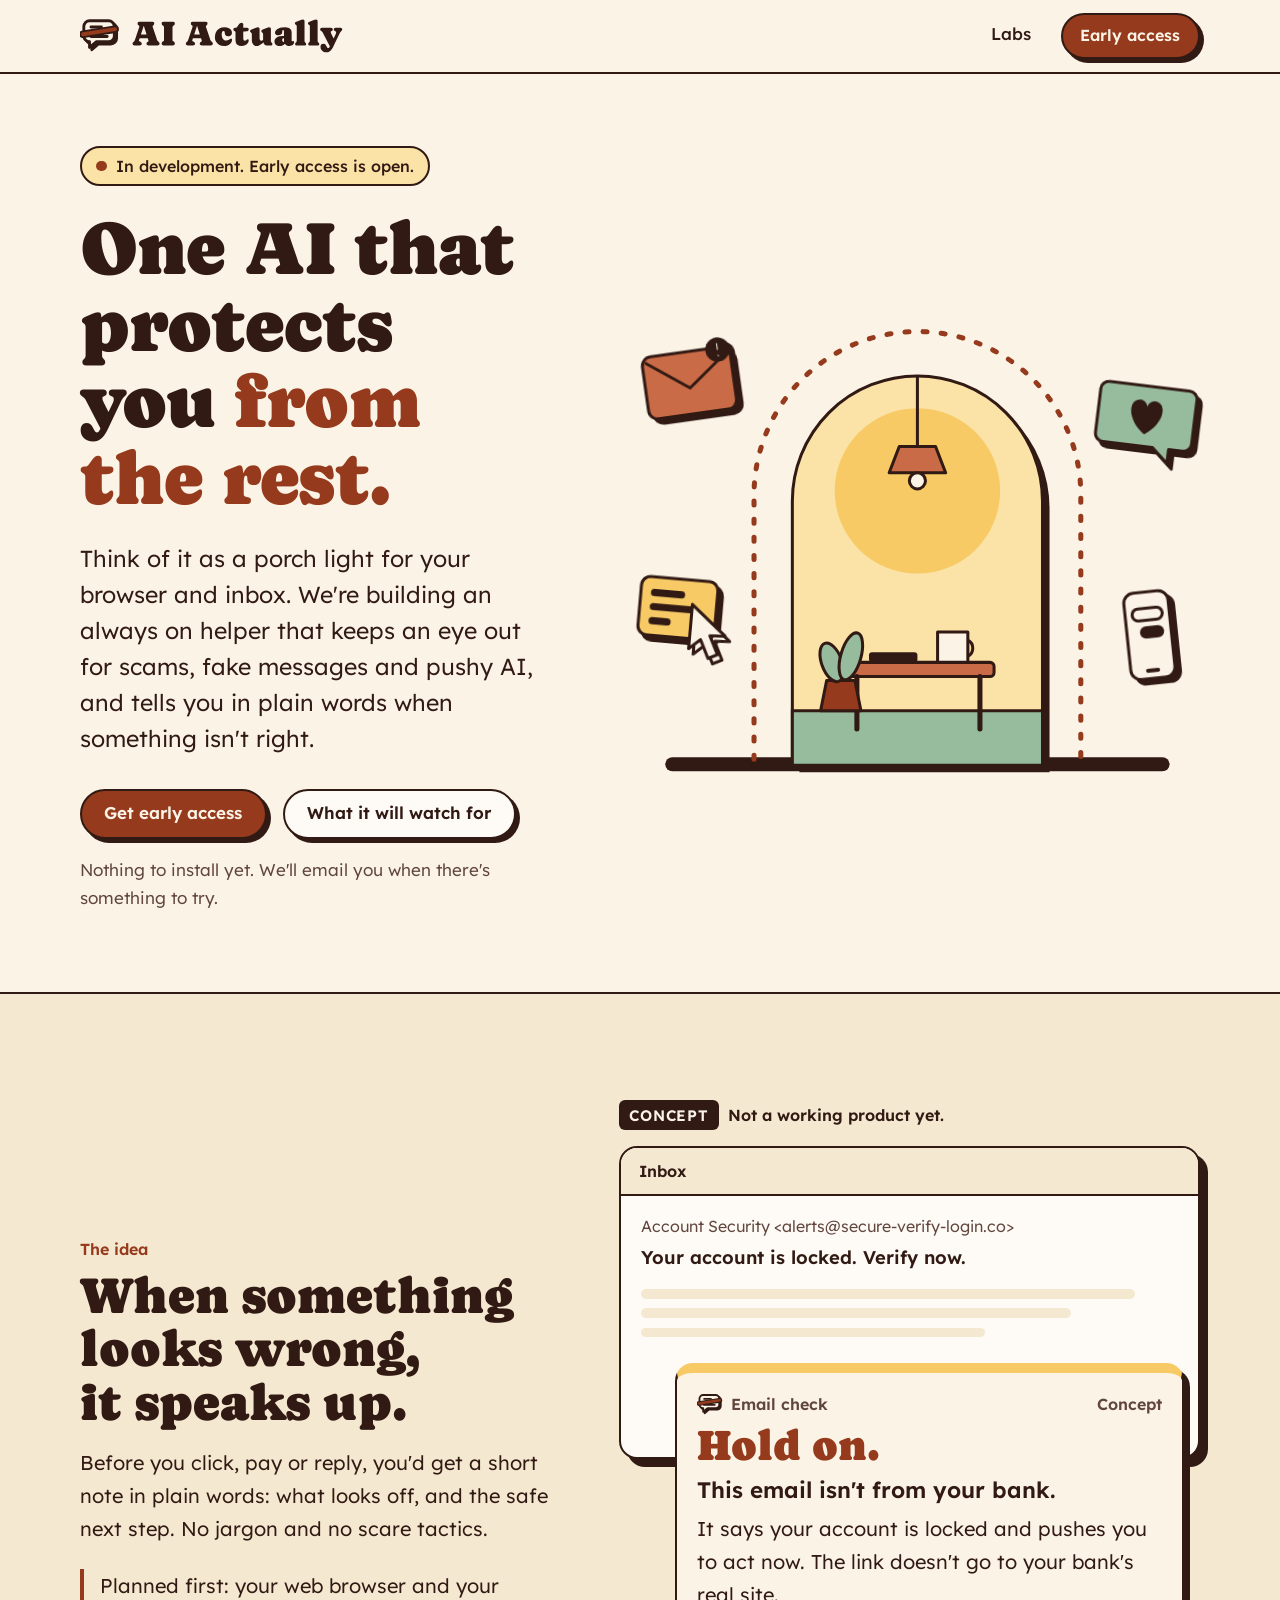
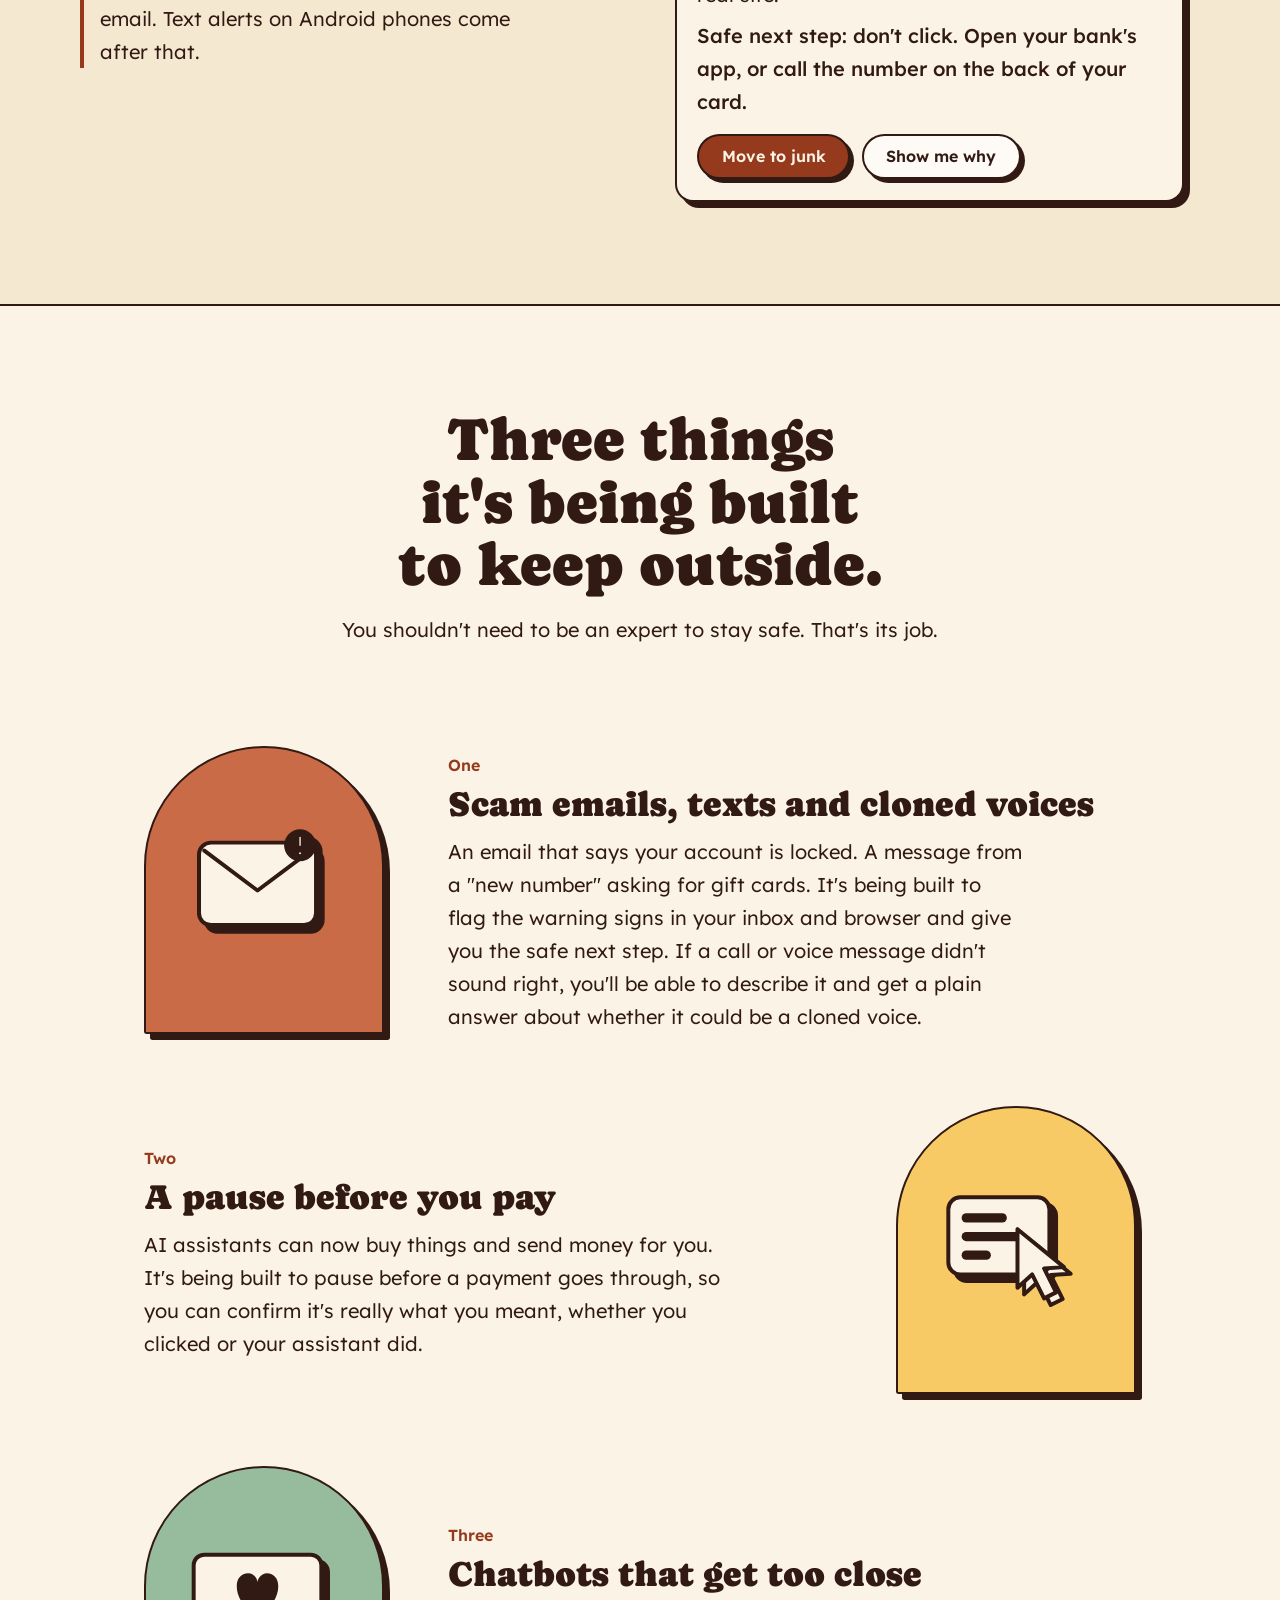
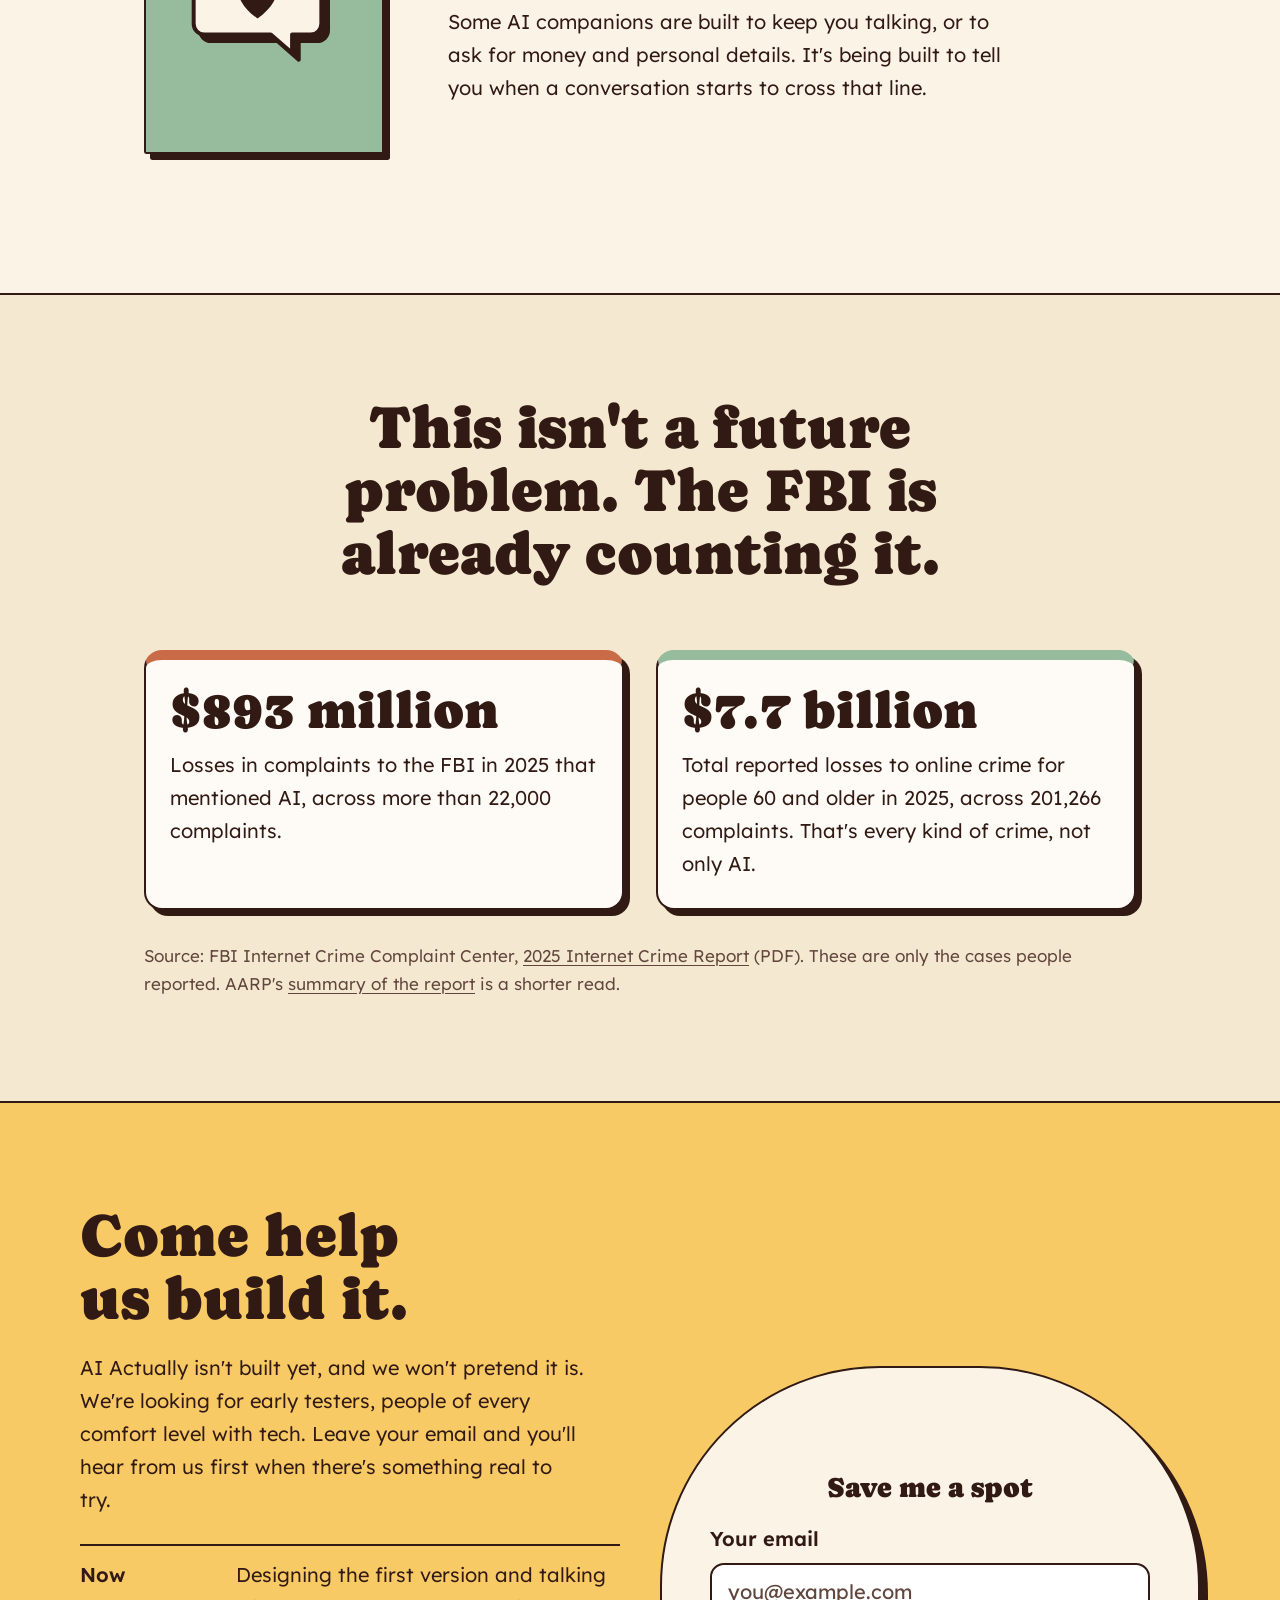
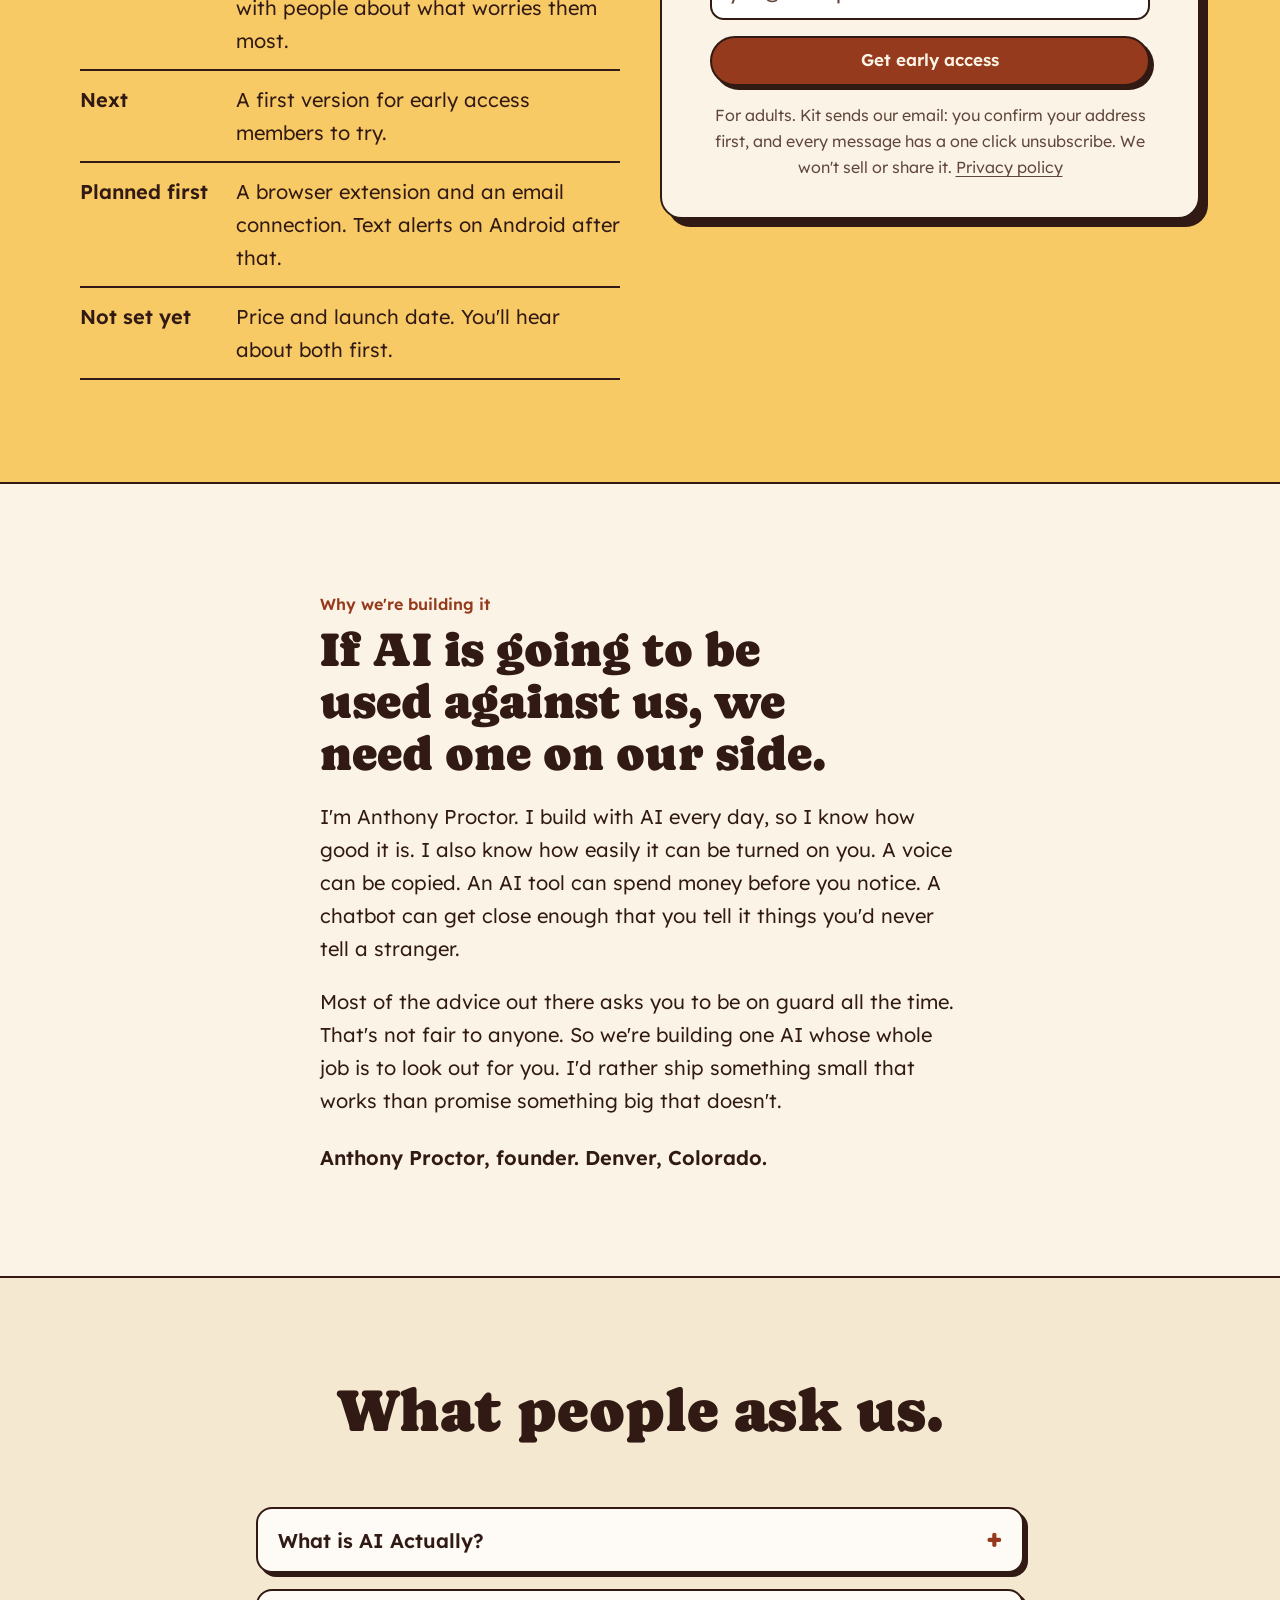
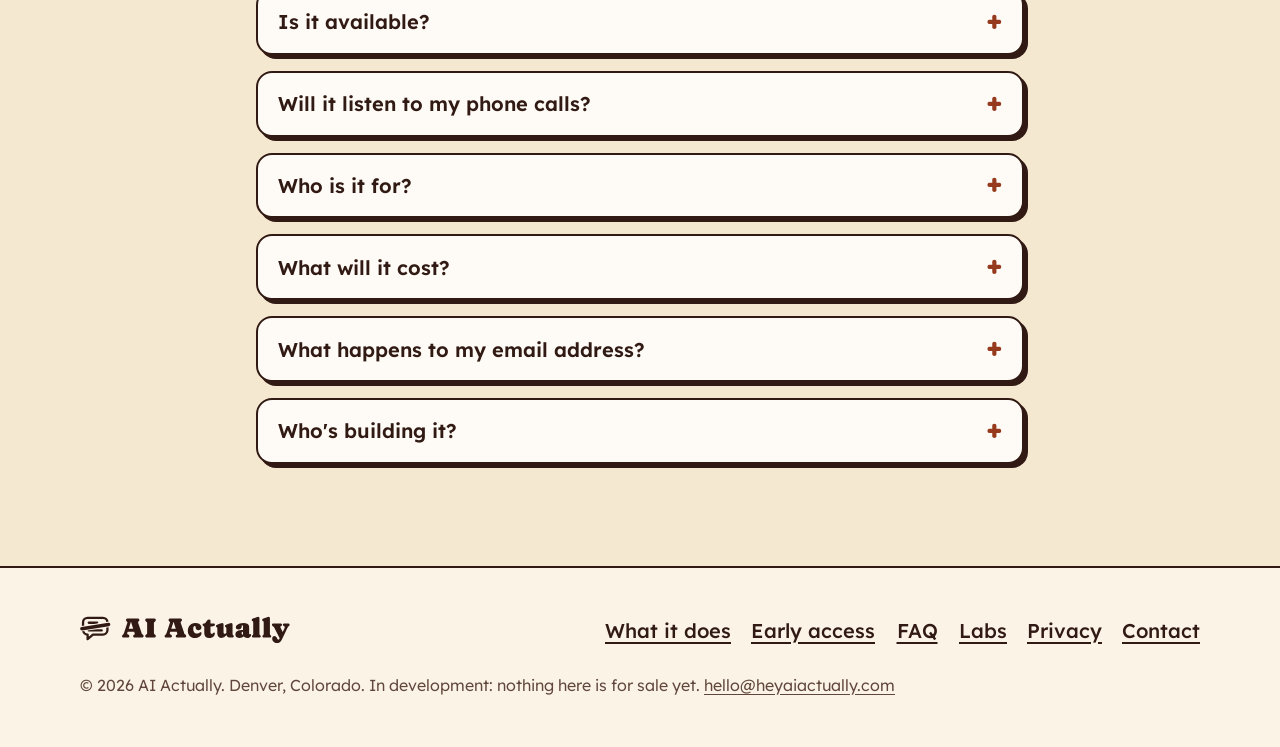
<file: index.html>
<!doctype html>
<html lang="en">
<head>
<meta charset="utf-8" />
<meta http-equiv="Content-Security-Policy" content="default-src 'self'; script-src 'self' https://gc.zgo.at; style-src 'self'; img-src 'self' data: https://heyaiactually.goatcounter.com; connect-src 'self' https://heyaiactually.goatcounter.com; font-src 'self'; manifest-src 'self'; form-action 'self' https://app.kit.com https://*.kit.com https://*.convertkit.com; base-uri 'none'; object-src 'none'; upgrade-insecure-requests" />
<meta name="referrer" content="strict-origin-when-cross-origin" />
<meta name="color-scheme" content="only light" />
<meta name="viewport" content="width=device-width, initial-scale=1" />
<title>AI Actually | One AI that protects you from the rest</title>
<meta name="description" content="A personal AI in development that will sit in your browser and email and warn you, in plain words, about scams, payments you didn't mean to make, and chatbots that push too far." />
<meta property="og:title" content="AI Actually: one AI that protects you from the rest" />
<meta property="og:description" content="A personal AI in development that will warn you, in plain words, about scams, payments you didn't mean to make, and chatbots that push too far. Join early access." />
<meta property="og:type" content="website" />
<meta property="og:site_name" content="AI Actually" />
<meta property="og:url" content="https://heyaiactually.com/" />
<meta property="og:image" content="https://heyaiactually.com/og.png" />
<meta property="og:image:type" content="image/png" />
<meta property="og:image:width" content="1200" />
<meta property="og:image:height" content="630" />
<meta property="og:image:alt" content="AI Actually. One AI that protects you from the rest. A warm lit arch with scam messages kept outside. In development, early access open." />
<link rel="canonical" href="https://heyaiactually.com/" />
<meta name="twitter:card" content="summary_large_image" />
<meta name="twitter:title" content="AI Actually: one AI that protects you from the rest" />
<meta name="twitter:description" content="A personal AI in development that will warn you, in plain words, about scams, payments you didn't mean to make, and chatbots that push too far." />
<meta name="twitter:image" content="https://heyaiactually.com/og.png" />
<meta name="twitter:image:alt" content="AI Actually. One AI that protects you from the rest. A warm lit arch with scam messages kept outside. In development, early access open." />
<link rel="icon" href="/favicon.ico" sizes="48x48" />
<link rel="icon" href="/icon.svg" type="image/svg+xml" />
<link rel="apple-touch-icon" href="/apple-touch-icon.png" />
<link rel="manifest" href="/site.webmanifest" />
<meta name="theme-color" content="#fbf4e6" />
<link rel="preload" href="/fonts/caprasimo-latin-400-normal.woff2" as="font" type="font/woff2" crossorigin />
<link rel="preload" href="/fonts/lexend-latin-wght-normal.woff2" as="font" type="font/woff2" crossorigin />
<link rel="stylesheet" href="/site.css" />
<script type="application/ld+json">
{
  "@context": "https://schema.org",
  "@graph": [
    {
      "@type": "Organization",
      "@id": "https://heyaiactually.com/#org",
      "name": "AI Actually",
      "url": "https://heyaiactually.com/",
      "logo": "https://heyaiactually.com/icon-512.png",
      "image": "https://heyaiactually.com/og.png",
      "email": "hello@heyaiactually.com",
      "description": "AI Actually is building a personal AI that will sit in a person's web browser and email and warn them, in plain words, about scams and fake messages, payments a person didn't mean to make, and chatbots that push too far. In development; not yet available.",
      "founder": { "@type": "Person", "name": "Anthony Proctor" }
    },
    {
      "@type": "WebSite",
      "@id": "https://heyaiactually.com/#site",
      "name": "AI Actually",
      "url": "https://heyaiactually.com/",
      "inLanguage": "en",
      "publisher": { "@id": "https://heyaiactually.com/#org" }
    }
  ]
}
</script>
<script data-goatcounter="https://heyaiactually.goatcounter.com/count" async src="https://gc.zgo.at/count.js"></script>
<meta name="msvalidate.01" content="F024BF07DAB188D1FAC954E560FC2747" />
</head>
<body>
<a class="skip" href="#top">Skip to main content</a>

<!-- The sticker set: one drawing system, used for every illustration on the page. -->
<svg width="0" height="0" class="sr-only" aria-hidden="true" focusable="false">
  <defs>
    <symbol id="s-mail" viewBox="0 0 100 90">
      <rect x="6" y="14" width="88" height="62" rx="9"/>
      <path class="flap" d="M10,20 L50,50 L90,20"/>
      <circle class="d" cx="82" cy="16" r="12"/>
      <rect x="80" y="8" width="4" height="10" rx="2" fill="var(--cream)"/>
      <circle cx="82" cy="22" r="2.2" fill="var(--cream)"/>
    </symbol>
    <symbol id="s-chat" viewBox="0 0 100 90">
      <path d="M90,8 h-80 a8,8 0 0 0 -8,8 v44 a8,8 0 0 0 8,8 h50 l16,14 v-14 h14 a8,8 0 0 0 8,-8 v-44 a8,8 0 0 0 -8,-8z"/>
      <path class="d" d="M50,56 C 30,42 31,22 43,22 C 47,22 50,26 50,29 C 50,26 53,22 57,22 C 69,22 70,42 50,56Z"/>
    </symbol>
    <symbol id="s-agent" viewBox="0 0 100 90">
      <rect x="4" y="10" width="76" height="58" rx="9"/>
      <g class="d"><rect x="14" y="22" width="34" height="7" rx="3.5"/><rect x="14" y="36" width="48" height="7" rx="3.5"/><rect x="14" y="50" width="22" height="7" rx="3.5"/></g>
      <path class="l" d="M56,34 v44 l11,-10 l9,18 l9,-4.5 l-9,-18 l15,-1z"/>
    </symbol>
    <symbol id="s-text" viewBox="0 0 100 90">
      <rect x="28" y="2" width="44" height="86" rx="10"/>
      <rect class="l" x="35" y="18" width="30" height="12" rx="6"/>
      <rect class="d" x="41" y="36" width="24" height="12" rx="6"/>
      <rect class="d" x="43" y="78" width="14" height="4" rx="2"/>
    </symbol>
  </defs>
</svg>

<header class="site">
  <div class="wrap bar">
    <a class="logo" href="/"><img src="/brand/logo.svg" alt="AI Actually, home" width="277" height="42" /></a>
    <nav class="topnav" aria-label="Main">
      <a class="navlink" href="/labs.html">Labs</a>
      <a class="btn small" href="#early-access">Early access</a>
    </nav>
  </div>
</header>

<main id="top">
  <!-- HERO -->
  <section class="hero" aria-labelledby="hero-title">
    <div class="wrap hero-grid">
      <div>
        <p class="pill">In development. Early access is open.</p>
        <h1 id="hero-title">One AI that protects you <span class="warm">from the rest.</span></h1>
        <p class="lead">Think of it as a porch light for your browser and inbox. We're building an always on helper that keeps an eye out for scams, fake messages and pushy AI, and tells you in plain words when something isn't right.</p>
        <div class="cta-row">
          <a class="btn" href="#early-access">Get early access</a>
          <a class="btn quiet" href="#what-it-watches">What it will watch for</a>
        </div>
        <p class="note">Nothing to install yet. We'll email you when there's something to try.</p>
      </div>

      <figure class="art">
        <svg viewBox="0 0 560 520" role="img" aria-labelledby="art-title">
          <title id="art-title">Illustration: a warm lit arch with a lamp, a small table, a mug and a plant inside, circled by a dashed ring. Outside the ring are a scam email, a pushy AI cursor, a clingy chat bubble and a scam text, kept out.</title>
          <rect x="30" y="486" width="500" height="14" rx="7" fill="var(--ink)"/>
          <path d="M118,488 V226 A162,162 0 0 1 442,226 V488" fill="none" stroke="var(--clay-deep)" stroke-width="5" stroke-dasharray="4 14" stroke-linecap="round"/>
          <path d="M156,494 V232 A124,124 0 0 1 404,232 V494 Z" fill="var(--ink)" transform="translate(7 7)"/>
          <path d="M156,494 V232 A124,124 0 0 1 404,232 V494 Z" fill="var(--sun-soft)" stroke="var(--ink)" stroke-width="3"/>
          <circle cx="280" cy="222" r="82" fill="var(--sun)"/>
          <line x1="280" y1="108" x2="280" y2="178" stroke="var(--ink)" stroke-width="3"/>
          <path d="M252,204 L262,178 H298 L308,204 Z" fill="var(--clay)" stroke="var(--ink)" stroke-width="3" stroke-linejoin="round"/>
          <circle cx="280" cy="212" r="8" fill="var(--cream)" stroke="var(--ink)" stroke-width="3"/>
          <path d="M156,440 H404 V494 H156 Z" fill="var(--sage)" stroke="var(--ink)" stroke-width="3"/>
          <rect x="206" y="392" width="150" height="14" rx="4" fill="var(--clay)" stroke="var(--ink)" stroke-width="3"/>
          <path d="M220,406 V458 M342,406 V458" stroke="var(--ink)" stroke-width="5" stroke-linecap="round"/>
          <path d="M300,362 h30 v30 h-30 z" fill="var(--cream)" stroke="var(--ink)" stroke-width="3" stroke-linejoin="round"/>
          <path d="M330,370 a9,9 0 0 1 0,16" fill="none" stroke="var(--ink)" stroke-width="3"/>
          <rect x="232" y="382" width="48" height="10" rx="3" fill="var(--ink)"/>
          <path d="M184,440 l6,-30 h28 l6,30 z" fill="var(--clay-deep)" stroke="var(--ink)" stroke-width="3" stroke-linejoin="round"/>
          <ellipse cx="195" cy="392" rx="10" ry="20" fill="var(--sage)" stroke="var(--ink)" stroke-width="3" transform="rotate(-20 195 392)"/>
          <ellipse cx="214" cy="386" rx="10" ry="24" fill="var(--sage)" stroke="var(--ink)" stroke-width="3" transform="rotate(16 214 386)"/>
          <g class="settle" transform="translate(4 70) rotate(-8 50 45)"><use href="#s-mail" width="100" height="90" class="shadow" transform="translate(5 5)"/><use href="#s-mail" width="100" height="90" class="stk" fill="var(--clay)"/></g>
          <g class="settle" transform="translate(456 110) rotate(7 50 45)"><use href="#s-chat" width="100" height="90" class="shadow" transform="translate(5 5)"/><use href="#s-chat" width="100" height="90" class="stk" fill="var(--sage)"/></g>
          <g class="settle" transform="translate(0 300) rotate(5 50 45)"><use href="#s-agent" width="100" height="90" class="shadow" transform="translate(5 5)"/><use href="#s-agent" width="100" height="90" class="stk" fill="var(--sun)"/></g>
          <g class="settle" transform="translate(460 320) rotate(-6 50 45)"><use href="#s-text" width="100" height="90" class="shadow" transform="translate(5 5)"/><use href="#s-text" width="100" height="90" class="stk" fill="var(--cream)"/></g>
        </svg>
      </figure>
    </div>
  </section>

  <!-- CONCEPT ALERT -->
  <section class="band tint" id="how-it-works" aria-labelledby="concept-title">
    <div class="wrap concept-grid">
      <div class="concept-copy">
        <span class="tag">The idea</span>
        <h2 class="big" id="concept-title">When something looks wrong, it speaks up.</h2>
        <p>Before you click, pay or reply, you'd get a short note in plain words: what looks off, and the safe next step. No jargon and no scare tactics.</p>
        <p class="plan">Planned first: your web browser and your email. Text alerts on Android phones come after that.</p>
      </div>
      <div>
        <p class="concept-label"><b>CONCEPT</b> Not a working product yet.</p>
        <figure class="stage" role="img" aria-label="Concept, not a working product yet. An email in an inbox, from Account Security at secure verify login dot co, with the subject: Your account is locked. Verify now. A note from AI Actually sits on top of it. It says: Hold on. This email isn't from your bank. It says your account is locked and pushes you to act now, and the link doesn't go to your bank's real site. Safe next step: don't click. Open your bank's app, or call the number on the back of your card. Two buttons: Move to junk, and Show me why.">
          <div class="inbox" aria-hidden="true">
            <div class="inbox-bar">Inbox</div>
            <div class="mail">
              <p class="from">Account Security &lt;alerts@secure-verify-login.co&gt;</p>
              <p class="subj">Your account is locked. Verify now.</p>
              <div class="lines"><i></i><i></i><i></i></div>
            </div>
          </div>
          <div class="alert" aria-hidden="true">
            <div class="alert-top"><span><img src="/brand/mark.svg" alt="" width="42" height="40" /> Email check</span><span>Concept</span></div>
            <p class="verdict">Hold on.</p>
            <h3>This email isn't from your bank.</h3>
            <p>It says your account is locked and pushes you to act now. The link doesn't go to your bank's real site.</p>
            <p class="next">Safe next step: don't click. Open your bank's app, or call the number on the back of your card.</p>
            <div class="alert-actions"><span class="btn">Move to junk</span><span class="btn quiet">Show me why</span></div>
          </div>
        </figure>
      </div>
    </div>
  </section>

  <!-- THREE PROTECTIONS -->
  <section class="band" id="what-it-watches" aria-labelledby="protect-title">
    <span id="what-it-does" class="anchor" aria-hidden="true"></span>
    <div class="wrap">
      <div class="head">
        <h2 class="big" id="protect-title">Three things it's being built to keep outside.</h2>
        <p>You shouldn't need to be an expert to stay safe. That's its job.</p>
      </div>
      <div class="row">
        <div class="frame clay" aria-hidden="true"><svg viewBox="0 0 110 100"><use href="#s-mail" width="100" height="90" class="shadow" x="5" y="5"/><use href="#s-mail" width="100" height="90" class="stk" fill="var(--cream)"/></svg></div>
        <div>
          <span class="tag">One</span>
          <h3>Scam emails, texts and cloned voices</h3>
          <p>An email that says your account is locked. A message from a "new number" asking for gift cards. It's being built to flag the warning signs in your inbox and browser and give you the safe next step. If a call or voice message didn't sound right, you'll be able to describe it and get a plain answer about whether it could be a cloned voice.</p>
        </div>
      </div>
      <div class="row flip">
        <div class="frame sun" aria-hidden="true"><svg viewBox="0 0 110 100"><use href="#s-agent" width="100" height="90" class="shadow" x="5" y="5"/><use href="#s-agent" width="100" height="90" class="stk" fill="var(--cream)"/></svg></div>
        <div>
          <span class="tag">Two</span>
          <h3>A pause before you pay</h3>
          <p>AI assistants can now buy things and send money for you. It's being built to pause before a payment goes through, so you can confirm it's really what you meant, whether you clicked or your assistant did.</p>
        </div>
      </div>
      <div class="row">
        <div class="frame sage" aria-hidden="true"><svg viewBox="0 0 110 100"><use href="#s-chat" width="100" height="90" class="shadow" x="5" y="5"/><use href="#s-chat" width="100" height="90" class="stk" fill="var(--cream)"/></svg></div>
        <div>
          <span class="tag">Three</span>
          <h3>Chatbots that get too close</h3>
          <p>Some AI companions are built to keep you talking, or to ask for money and personal details. It's being built to tell you when a conversation starts to cross that line.</p>
        </div>
      </div>
    </div>
  </section>

  <!-- THE PROBLEM, SOURCED -->
  <section class="band tint" id="why" aria-labelledby="why-title">
    <div class="wrap">
      <div class="head">
        <h2 class="big" id="why-title">This isn't a future problem. The FBI is already counting it.</h2>
      </div>
      <div class="stats">
        <div class="stat">
          <p class="num">$893 million</p>
          <p>Losses in complaints to the FBI in 2025 that mentioned AI, across more than 22,000 complaints.</p>
        </div>
        <div class="stat">
          <p class="num">$7.7 billion</p>
          <p>Total reported losses to online crime for people 60 and older in 2025, across 201,266 complaints. That's every kind of crime, not only AI.</p>
        </div>
      </div>
      <p class="source">Source: FBI Internet Crime Complaint Center, <a href="https://www.ic3.gov/AnnualReport/Reports/2025_IC3Report.pdf" rel="noopener">2025 Internet Crime Report</a> (PDF). These are only the cases people reported. AARP's <a href="https://www.aarp.org/money/scams-fraud/fbi-ftc-report-2025-losses/" rel="noopener">summary of the report</a> is a shorter read.</p>
    </div>
  </section>

  <!-- EARLY ACCESS -->
  <section class="band sun" id="early-access" aria-labelledby="early-title">
    <span id="guide" class="anchor" aria-hidden="true"></span>
    <div class="wrap">
      <p class="form-done" role="status"><b>Almost there.</b> Check your inbox and click the confirm link. Nothing arrives until you do. After that, you're on the early access list.</p>
    </div>
    <div class="wrap early-grid">
      <div>
        <h2 id="early-title">Come help us build it.</h2>
        <p class="sub">AI Actually isn't built yet, and we won't pretend it is. We're looking for early testers, people of every comfort level with tech. Leave your email and you'll hear from us first when there's something real to try.</p>
        <ul class="status" aria-label="Where it's at">
          <li><span class="when">Now</span><span>Designing the first version and talking with people about what worries them most.</span></li>
          <li><span class="when">Next</span><span>A first version for early access members to try.</span></li>
          <li><span class="when">Planned first</span><span>A browser extension and an email connection. Text alerts on Android after that.</span></li>
          <li><span class="when">Not set yet</span><span>Price and launch date. You'll hear about both first.</span></li>
        </ul>
      </div>
      <div class="archcard">
        <h3>Save me a spot</h3>
        <!-- EMAIL CAPTURE (Kit). Form ID 9979581 confirmed from Kit's embed HTML on 2026-09-29.
             Kit's after-subscribe redirect is https://heyaiactually.com/?subscribed=1#guide ;
             the #guide anchor above keeps that landing here, and site.js shows the thank-you state. -->
        <form id="signup" action="https://app.kit.com/forms/9979581/subscriptions" method="post">
          <label for="signup-email">Your email</label>
          <input id="signup-email" type="email" name="email_address" placeholder="you@example.com" autocomplete="email" required aria-required="true" />
          <button class="btn" type="submit">Get early access</button>
          <p class="fine">For adults. Kit sends our email: you confirm your address first, and every message has a one click unsubscribe. We won't sell or share it. <a href="/privacy.html">Privacy policy</a></p>
        </form>
      </div>
    </div>
  </section>

  <!-- FOUNDER NOTE -->
  <section class="band" id="why-we-build" aria-labelledby="founder-title">
    <div class="wrap founder-card">
      <span class="tag">Why we're building it</span>
      <h2 id="founder-title">If AI is going to be used against us, we need one on our side.</h2>
      <p>I'm Anthony Proctor. I build with AI every day, so I know how good it is. I also know how easily it can be turned on you. A voice can be copied. An AI tool can spend money before you notice. A chatbot can get close enough that you tell it things you'd never tell a stranger.</p>
      <p>Most of the advice out there asks you to be on guard all the time. That's not fair to anyone. So we're building one AI whose whole job is to look out for you. I'd rather ship something small that works than promise something big that doesn't.</p>
      <p class="sign">Anthony Proctor, founder. Denver, Colorado.</p>
    </div>
  </section>

  <!-- FAQ -->
  <section class="band tint" id="faq" aria-labelledby="faq-title">
    <div class="wrap">
      <div class="head">
        <h2 class="big" id="faq-title">What people ask us.</h2>
      </div>
      <div class="faq">
        <details>
          <summary>What is AI Actually?</summary>
          <p>A personal AI we're building to protect you from AI used against you. It's meant to sit in your web browser and your email and speak up when something looks wrong: scams and fake messages, payments you didn't mean to make, and chatbots that push too far.</p>
        </details>
        <details>
          <summary>Is it available?</summary>
          <p>Not yet. It's in development, and there's nothing to download today. People on the early access list get first access when there's a version to try.</p>
        </details>
        <details>
          <summary>Will it listen to my phone calls?</summary>
          <p>No. It won't listen to or record your calls. If a call or voice message seemed off, you'll be able to describe it and get a plain answer about what to do next.</p>
        </details>
        <details>
          <summary>Who is it for?</summary>
          <p>Adults, at any comfort level with tech. We're designing it for people who'd rather not think about AI at all.</p>
        </details>
        <details>
          <summary>What will it cost?</summary>
          <p>We haven't decided. Early access members will hear about pricing first, before anything is for sale.</p>
        </details>
        <details>
          <summary>What happens to my email address?</summary>
          <p>We use Kit to send email. It asks you to confirm your address first, every message has a one click unsubscribe, and we won't sell or share your address. The <a href="/privacy.html">privacy policy</a> has the details.</p>
        </details>
        <details>
          <summary>Who's building it?</summary>
          <p>Anthony Proctor, a builder in Denver, Colorado. AI Actually is independent. It takes no money or referral fees from any AI company or security product.</p>
        </details>
      </div>
    </div>
  </section>
</main>

<footer class="site">
  <div class="wrap">
    <div class="foot">
      <img src="/brand/logo-mono.svg" alt="AI Actually" width="277" height="42" />
      <nav class="foot-links" aria-label="Footer">
        <a href="#what-it-watches">What it does</a>
        <a href="#early-access">Early access</a>
        <a href="#faq">FAQ</a>
        <a href="/labs.html">Labs</a>
        <a href="/privacy.html">Privacy</a>
        <a href="mailto:hello@heyaiactually.com">Contact</a>
      </nav>
    </div>
    <p class="fineprint">&copy; 2026 AI Actually. Denver, Colorado. In development: nothing here is for sale yet. <a href="mailto:hello@heyaiactually.com">hello@heyaiactually.com</a></p>
  </div>
</footer>

<script src="/site.js"></script>
</body>
</html>
</file>
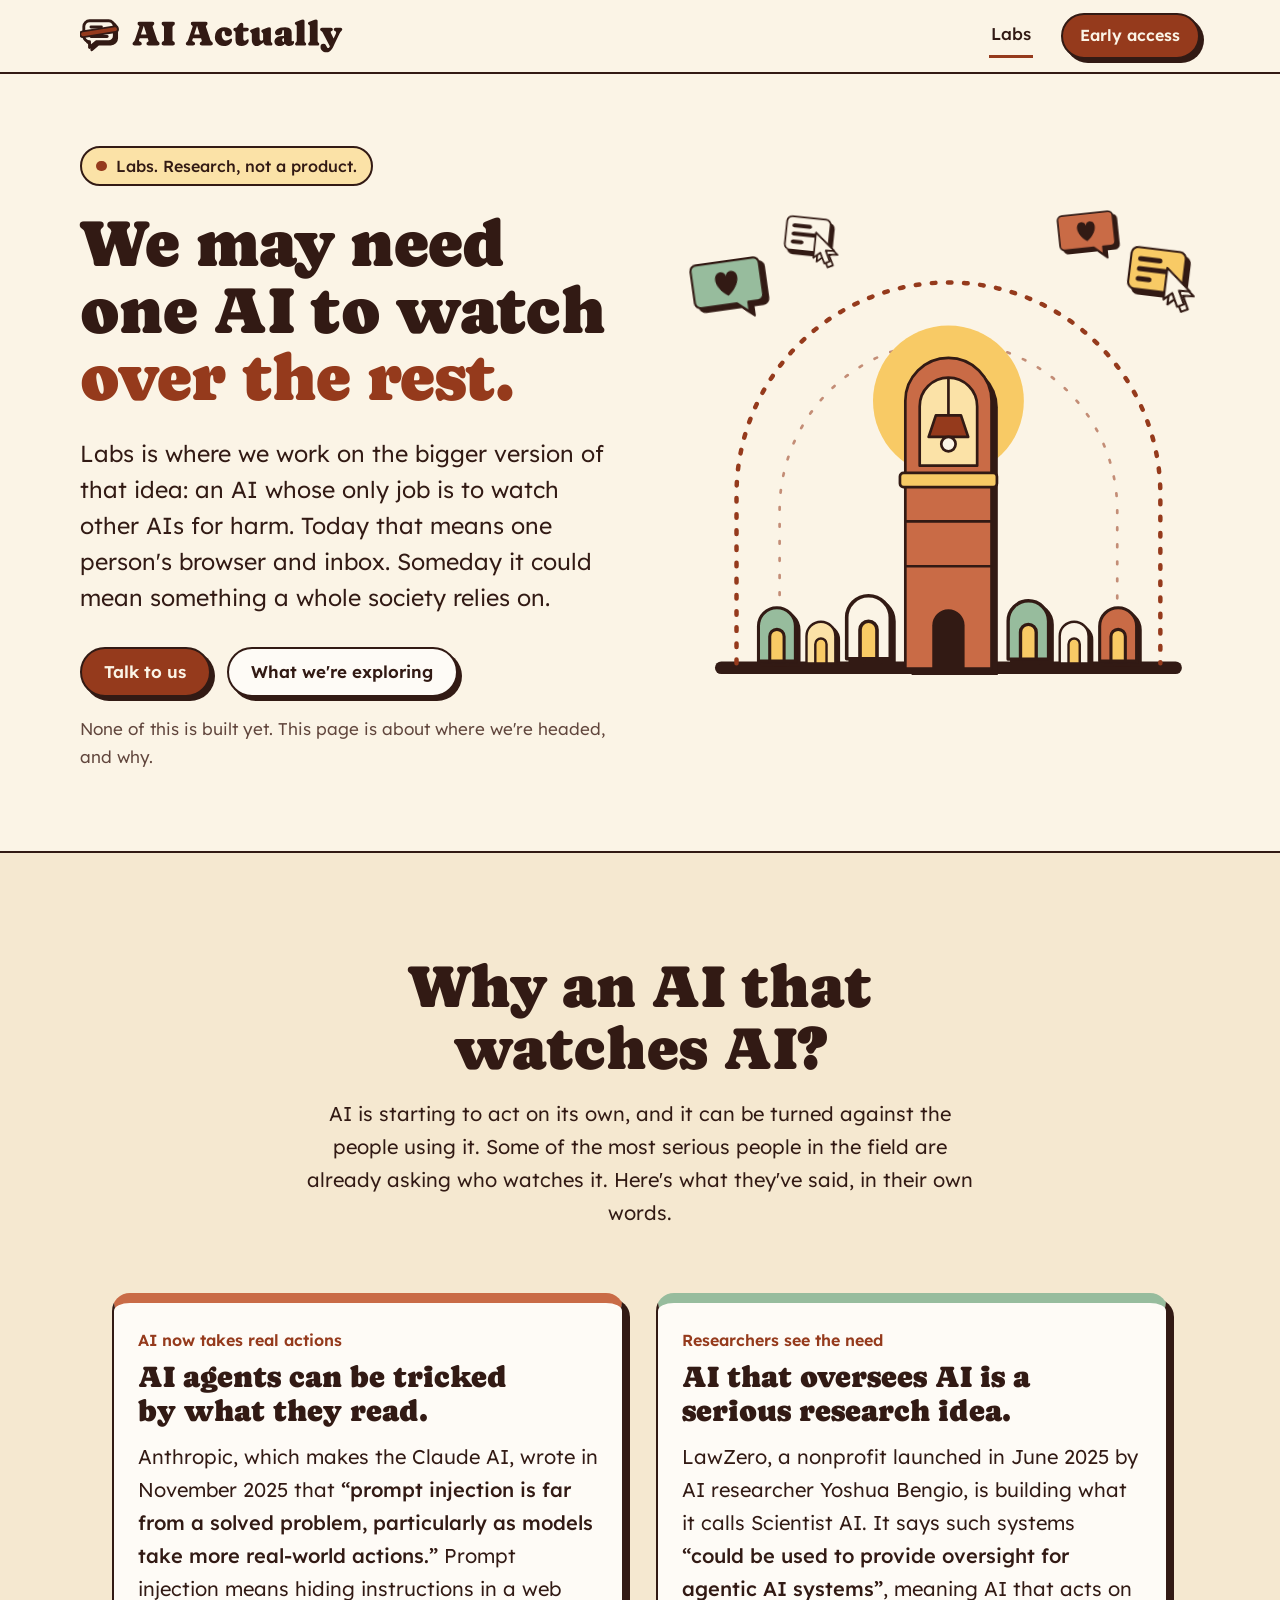
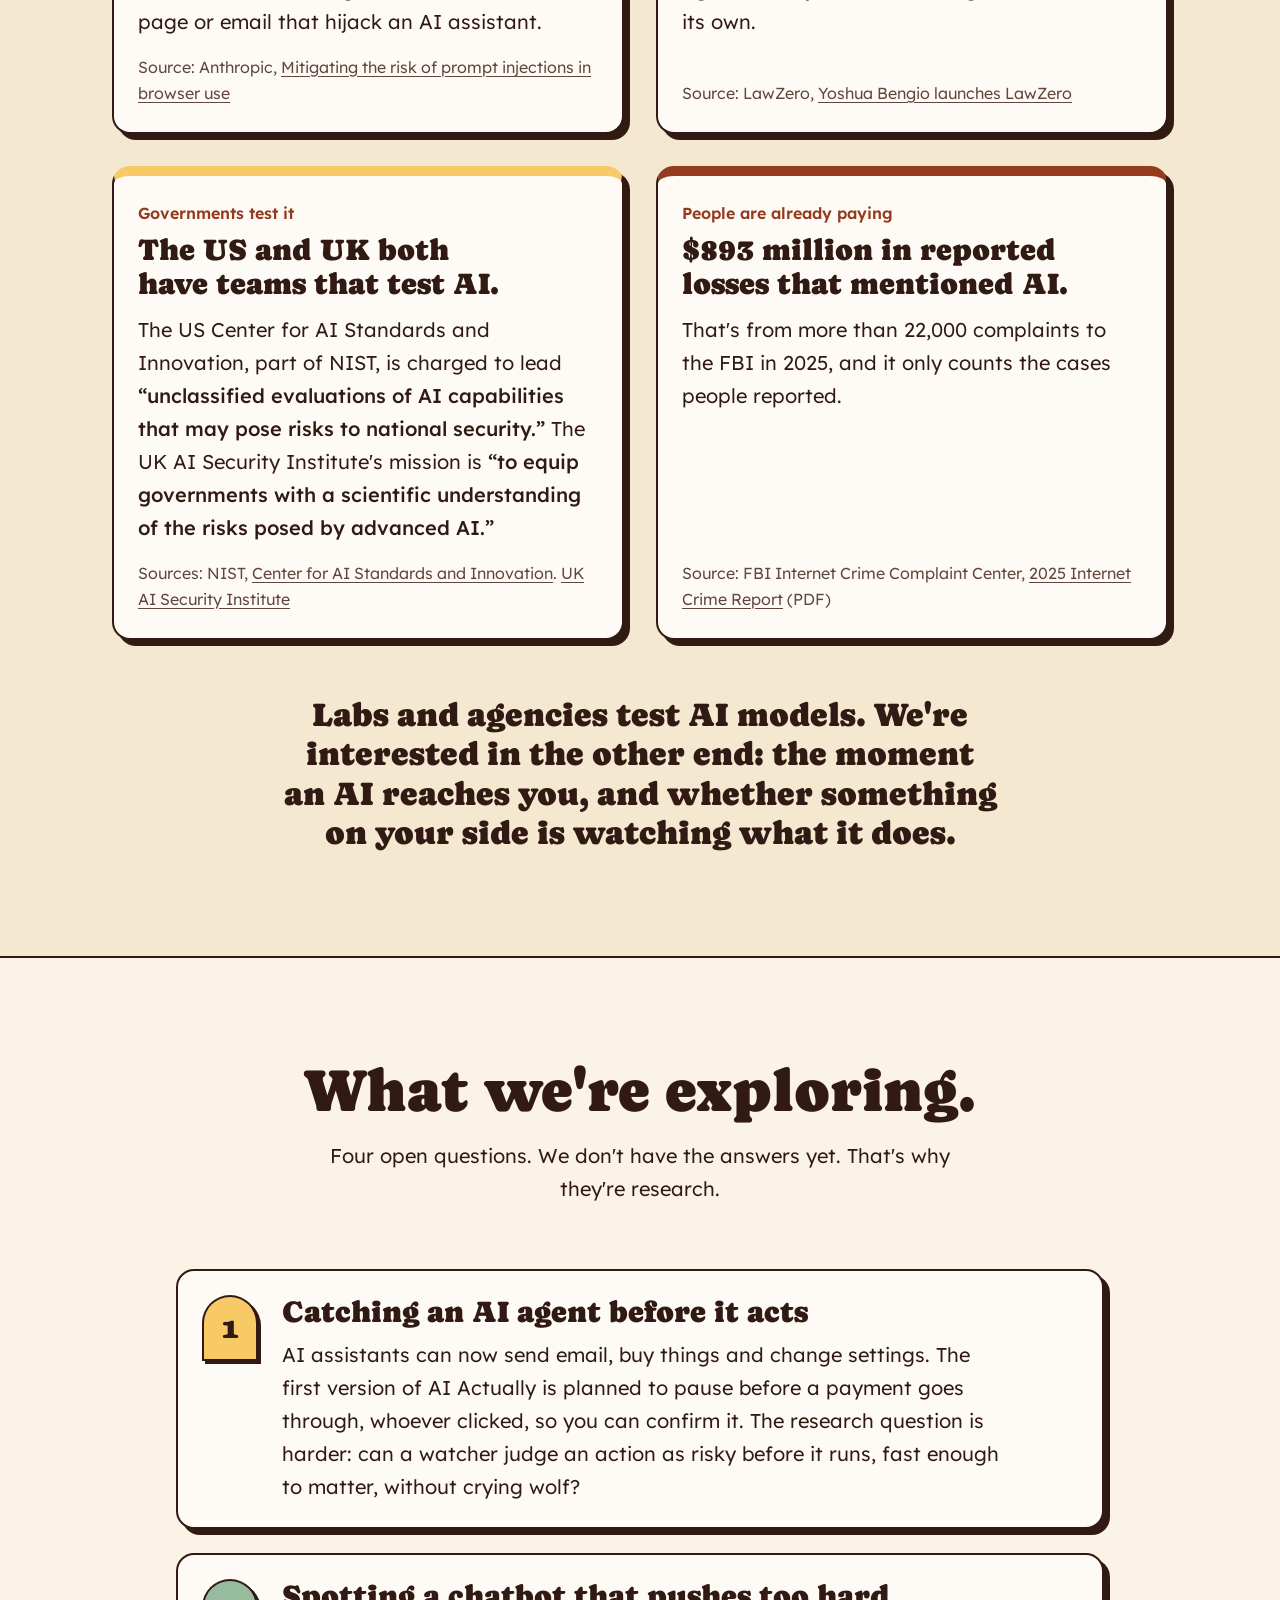
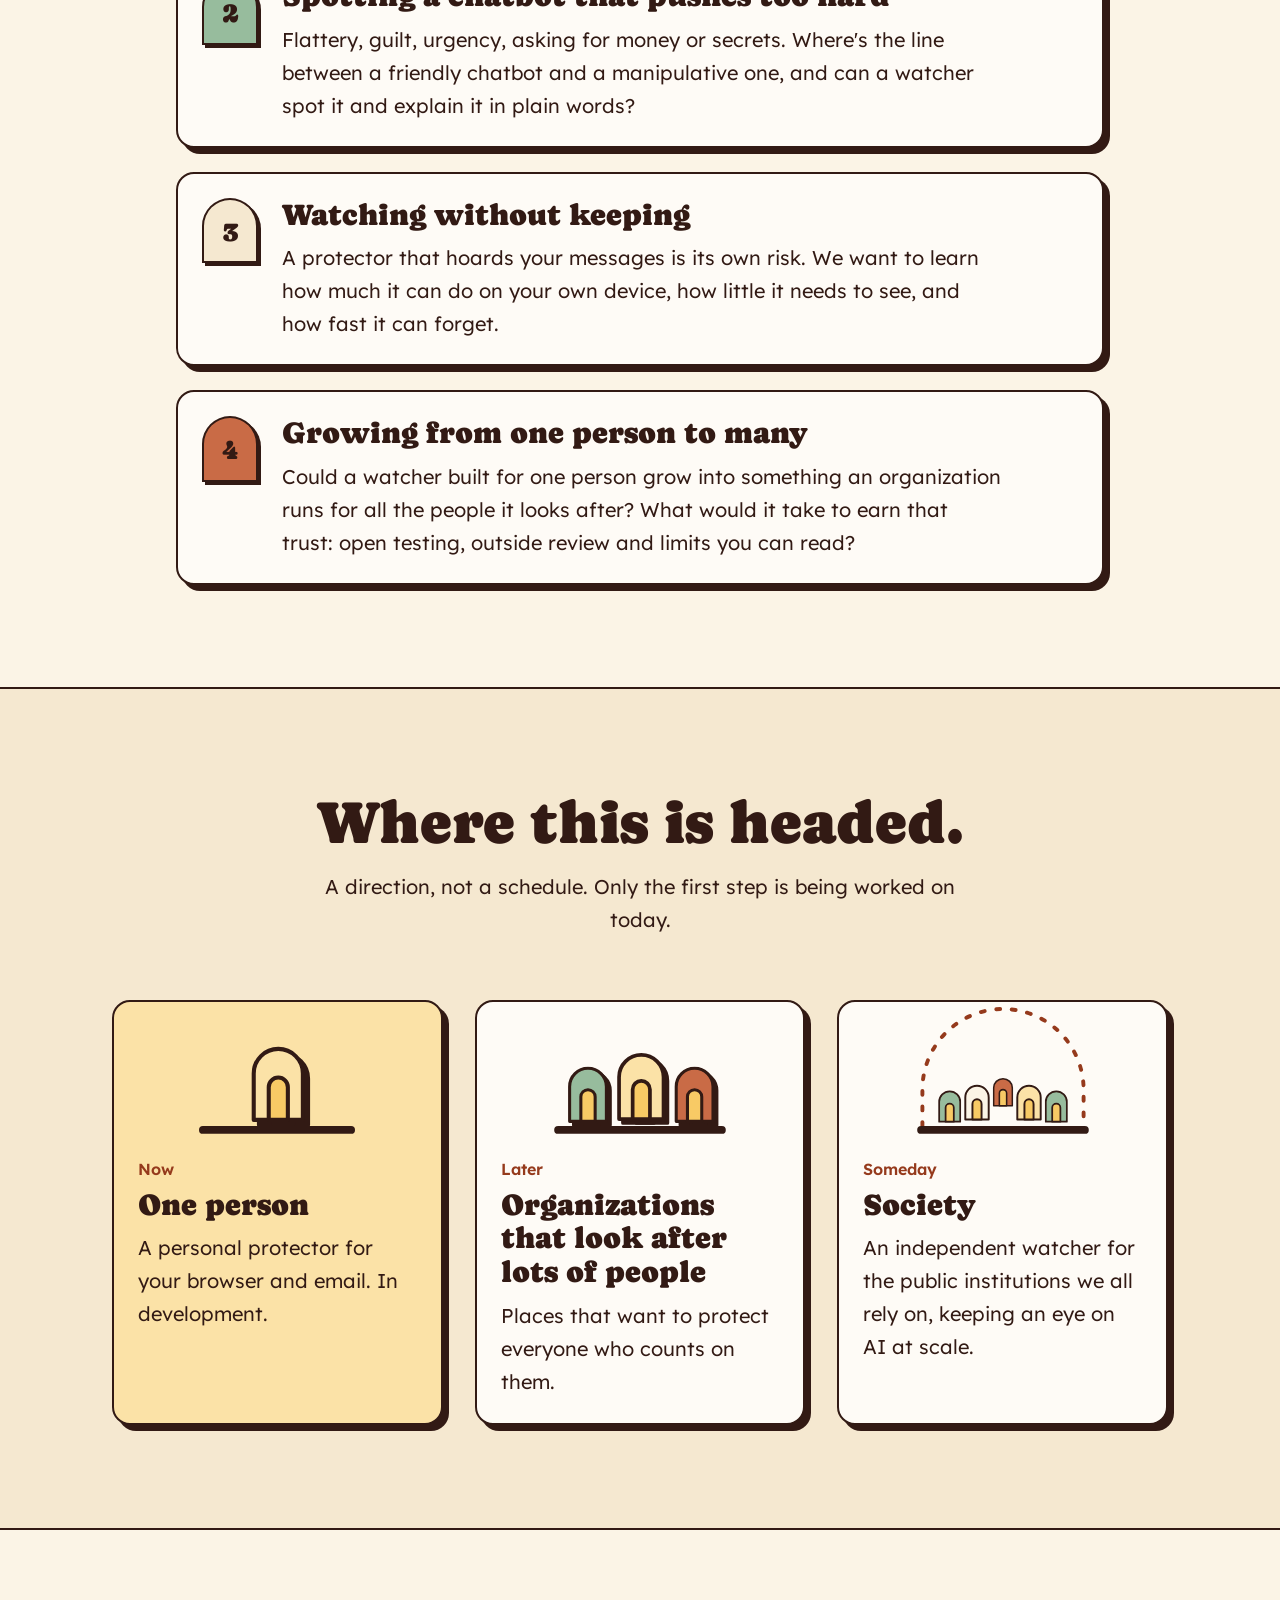
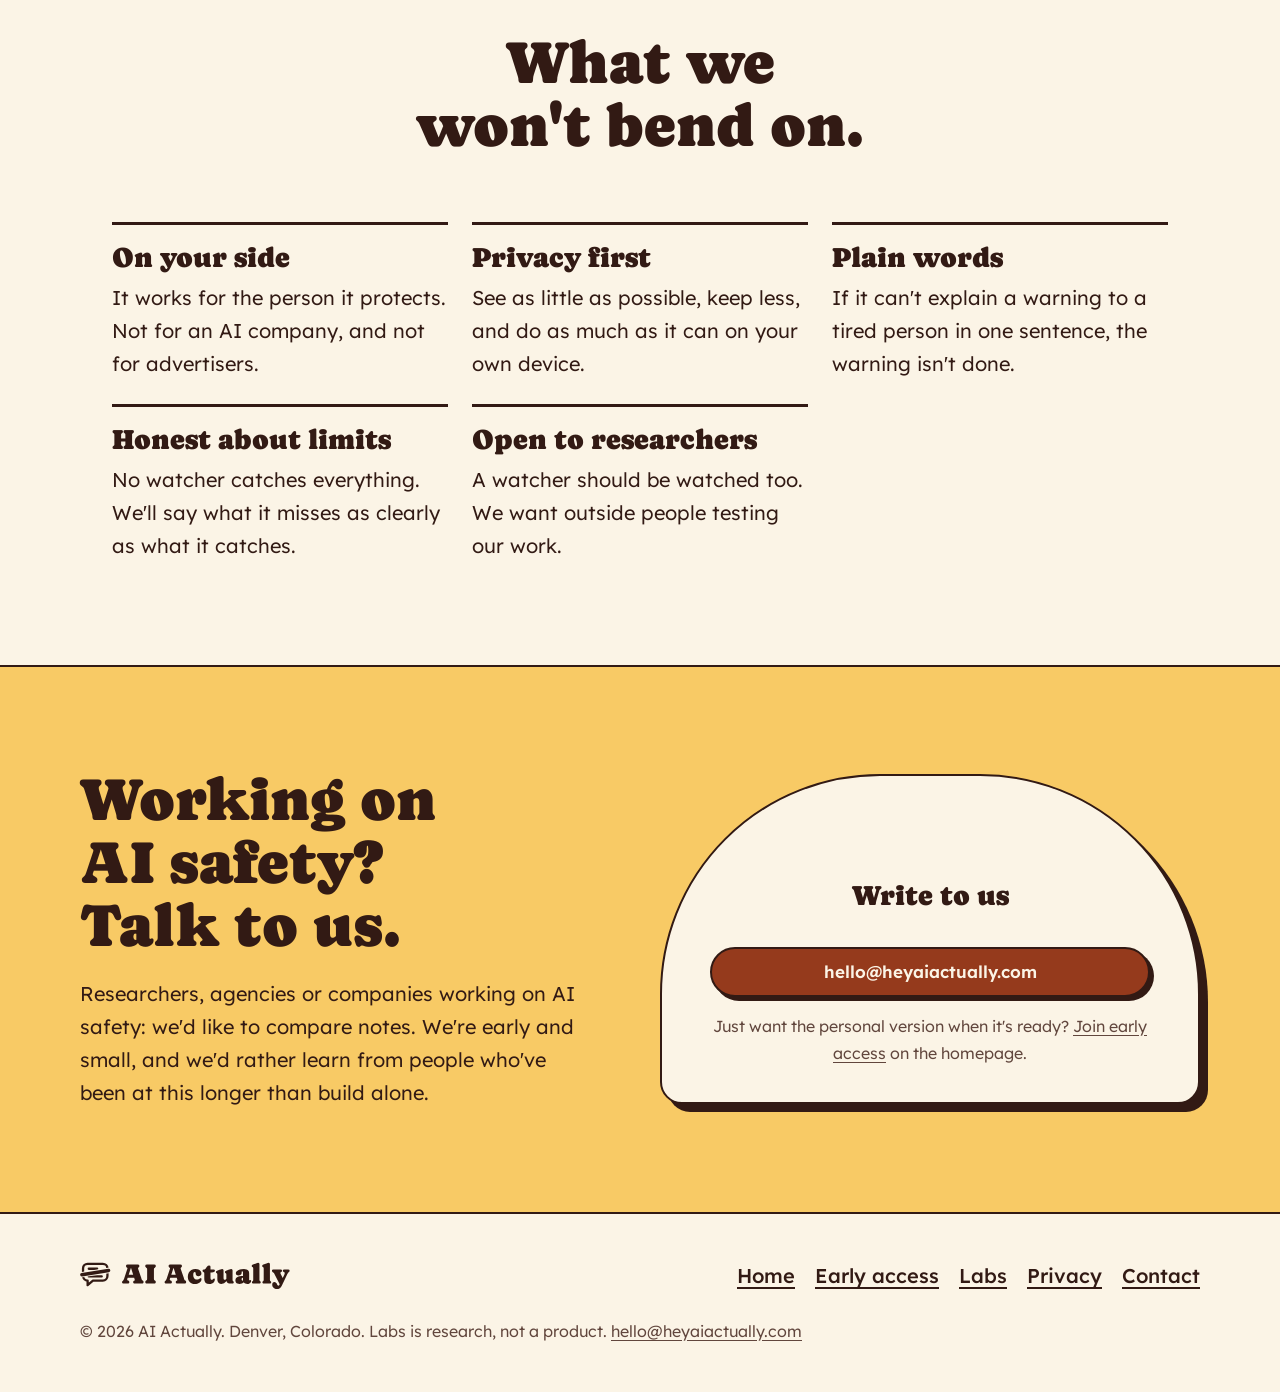
<file: labs.html>
<!doctype html>
<html lang="en">
<head>
<meta charset="utf-8" />
<meta http-equiv="Content-Security-Policy" content="default-src 'self'; script-src 'self' https://gc.zgo.at; style-src 'self'; img-src 'self' data: https://heyaiactually.goatcounter.com; connect-src 'self' https://heyaiactually.goatcounter.com; font-src 'self'; manifest-src 'self'; form-action 'self'; base-uri 'none'; object-src 'none'; upgrade-insecure-requests" />
<meta name="referrer" content="strict-origin-when-cross-origin" />
<meta name="color-scheme" content="only light" />
<meta name="viewport" content="width=device-width, initial-scale=1" />
<title>Labs | AI Actually: research on one AI that watches the rest</title>
<meta name="description" content="AI Actually Labs is where we explore an AI whose only job is to watch other AIs for harm, starting with one person's browser and inbox. Research and direction, not a product." />
<link rel="canonical" href="https://heyaiactually.com/labs.html" />
<meta property="og:title" content="AI Actually Labs: one AI that watches the rest" />
<meta property="og:description" content="Research on an AI that watches other AIs for harm, from one person's browser today toward something a whole society could rely on. Direction, not a product." />
<meta property="og:type" content="website" />
<meta property="og:site_name" content="AI Actually" />
<meta property="og:url" content="https://heyaiactually.com/labs.html" />
<meta property="og:image" content="https://heyaiactually.com/og-labs.png" />
<meta property="og:image:type" content="image/png" />
<meta property="og:image:width" content="1200" />
<meta property="og:image:height" content="630" />
<meta property="og:image:alt" content="AI Actually Labs. One AI that watches the rest. A tall lit tower keeps watch over a row of small arches, with cursors and chat bubbles outside its dashed circle of light. Research, not a product." />
<meta name="twitter:card" content="summary_large_image" />
<meta name="twitter:title" content="AI Actually Labs: one AI that watches the rest" />
<meta name="twitter:description" content="Research on an AI that watches other AIs for harm. Direction, not a product." />
<meta name="twitter:image" content="https://heyaiactually.com/og-labs.png" />
<meta name="twitter:image:alt" content="AI Actually Labs. One AI that watches the rest. A tall lit tower keeps watch over a row of small arches, with cursors and chat bubbles outside its dashed circle of light." />
<link rel="icon" href="/favicon.ico" sizes="48x48" />
<link rel="icon" href="/icon.svg" type="image/svg+xml" />
<link rel="apple-touch-icon" href="/apple-touch-icon.png" />
<link rel="manifest" href="/site.webmanifest" />
<meta name="theme-color" content="#fbf4e6" />
<link rel="preload" href="/fonts/caprasimo-latin-400-normal.woff2" as="font" type="font/woff2" crossorigin />
<link rel="preload" href="/fonts/lexend-latin-wght-normal.woff2" as="font" type="font/woff2" crossorigin />
<link rel="stylesheet" href="/site.css" />
<script type="application/ld+json">
{
  "@context": "https://schema.org",
  "@type": "WebPage",
  "@id": "https://heyaiactually.com/labs.html#page",
  "url": "https://heyaiactually.com/labs.html",
  "name": "AI Actually Labs",
  "description": "Research and direction on an AI that watches other AIs for harm. Not a product and not available.",
  "inLanguage": "en",
  "isPartOf": { "@id": "https://heyaiactually.com/#site" },
  "publisher": { "@id": "https://heyaiactually.com/#org" }
}
</script>
<script data-goatcounter="https://heyaiactually.goatcounter.com/count" async src="https://gc.zgo.at/count.js"></script>
</head>
<body>
<a class="skip" href="#main">Skip to main content</a>

<!-- Sticker set, same drawing system as the homepage. -->
<svg width="0" height="0" class="sr-only" aria-hidden="true" focusable="false">
  <defs>
    <symbol id="s-chat" viewBox="0 0 100 90">
      <path d="M90,8 h-80 a8,8 0 0 0 -8,8 v44 a8,8 0 0 0 8,8 h50 l16,14 v-14 h14 a8,8 0 0 0 8,-8 v-44 a8,8 0 0 0 -8,-8z"/>
      <path class="d" d="M50,56 C 30,42 31,22 43,22 C 47,22 50,26 50,29 C 50,26 53,22 57,22 C 69,22 70,42 50,56Z"/>
    </symbol>
    <symbol id="s-agent" viewBox="0 0 100 90">
      <rect x="4" y="10" width="76" height="58" rx="9"/>
      <g class="d"><rect x="14" y="22" width="34" height="7" rx="3.5"/><rect x="14" y="36" width="48" height="7" rx="3.5"/><rect x="14" y="50" width="22" height="7" rx="3.5"/></g>
      <path class="l" d="M56,34 v44 l11,-10 l9,18 l9,-4.5 l-9,-18 l15,-1z"/>
    </symbol>
    <symbol id="s-home" viewBox="0 0 40 56">
      <path d="M2,54 V20 A18,18 0 0 1 38,20 V54 Z"/>
      <path class="win" d="M13,54 V30 A7,7 0 0 1 27,30 V54 Z"/>
    </symbol>
  </defs>
</svg>

<header class="site">
  <div class="wrap bar">
    <a class="logo" href="/"><img src="/brand/logo.svg" alt="AI Actually, home" width="277" height="42" /></a>
    <nav class="topnav" aria-label="Main">
      <a class="navlink" href="/labs.html" aria-current="page">Labs</a>
      <a class="btn small" href="/#early-access">Early access</a>
    </nav>
  </div>
</header>

<main id="main">
  <!-- HERO -->
  <section class="hero labs-hero" aria-labelledby="labs-title">
    <div class="wrap hero-grid">
      <div>
        <p class="pill">Labs. Research, not a product.</p>
        <h1 id="labs-title">We may need one AI to watch <span class="warm">over the rest.</span></h1>
        <p class="lead">Labs is where we work on the bigger version of that idea: an AI whose only job is to watch other AIs for harm. Today that means one person's browser and inbox. Someday it could mean something a whole society relies on.</p>
        <div class="cta-row">
          <a class="btn" href="#talk">Talk to us</a>
          <a class="btn quiet" href="#exploring">What we're exploring</a>
        </div>
        <p class="note">None of this is built yet. This page is about where we're headed, and why.</p>
      </div>

      <figure class="art">
        <svg viewBox="0 0 560 520" role="img" aria-labelledby="tower-title">
          <title id="tower-title">Illustration: a tall tower with a warm lamp at the top stands in a row of small arched homes. A dashed circle of light from the lamp covers all of them. Outside the circle are computer cursors and chat bubbles, kept at a distance.</title>
          <rect x="20" y="486" width="520" height="14" rx="7" fill="var(--ink)"/>
          <path d="M44,488 V300 A236,236 0 0 1 516,300 V488" fill="none" stroke="var(--clay-deep)" stroke-width="5" stroke-dasharray="4 14" stroke-linecap="round"/>
          <path d="M92,488 V318 A188,188 0 0 1 468,318 V488" fill="none" stroke="var(--clay-deep)" stroke-width="3" stroke-dasharray="3 16" stroke-linecap="round" opacity=".55"/>
          <circle cx="280" cy="196" r="84" fill="var(--sun)"/>
          <path d="M232,494 V196 A48,48 0 0 1 328,196 V494 Z" fill="var(--ink)" transform="translate(7 7)"/>
          <path d="M232,494 V196 A48,48 0 0 1 328,196 V494 Z" fill="var(--clay)" stroke="var(--ink)" stroke-width="3" stroke-linejoin="round"/>
          <path d="M248,268 V202 A32,32 0 0 1 312,202 V268 Z" fill="var(--sun-soft)" stroke="var(--ink)" stroke-width="3" stroke-linejoin="round"/>
          <line x1="280" y1="170" x2="280" y2="212" stroke="var(--ink)" stroke-width="3"/>
          <path d="M258,236 L266,212 H294 L302,236 Z" fill="var(--clay-deep)" stroke="var(--ink)" stroke-width="3" stroke-linejoin="round"/>
          <circle cx="280" cy="244" r="8" fill="var(--cream)" stroke="var(--ink)" stroke-width="3"/>
          <rect x="226" y="276" width="108" height="16" rx="4" fill="var(--sun)" stroke="var(--ink)" stroke-width="3"/>
          <path d="M232,330 H328 M232,380 H328" stroke="var(--ink)" stroke-width="3"/>
          <path d="M262,494 V446 A18,18 0 0 1 298,446 V494 Z" fill="var(--ink)"/>
          <g class="homes">
            <use href="#s-home" x="66" y="424" width="46" height="64" class="shadow" transform="translate(4 4)"/><use href="#s-home" x="66" y="424" width="46" height="64" class="stk" fill="var(--sage)"/>
            <use href="#s-home" x="120" y="440" width="36" height="50" class="shadow" transform="translate(4 4)"/><use href="#s-home" x="120" y="440" width="36" height="50" class="stk" fill="var(--sun-soft)"/>
            <use href="#s-home" x="164" y="410" width="54" height="76" class="shadow" transform="translate(4 4)"/><use href="#s-home" x="164" y="410" width="54" height="76" class="stk" fill="var(--cream)"/>
            <use href="#s-home" x="344" y="416" width="50" height="70" class="shadow" transform="translate(4 4)"/><use href="#s-home" x="344" y="416" width="50" height="70" class="stk" fill="var(--sage)"/>
            <use href="#s-home" x="402" y="440" width="36" height="50" class="shadow" transform="translate(4 4)"/><use href="#s-home" x="402" y="440" width="36" height="50" class="stk" fill="var(--cream)"/>
            <use href="#s-home" x="446" y="424" width="46" height="64" class="shadow" transform="translate(4 4)"/><use href="#s-home" x="446" y="424" width="46" height="64" class="stk" fill="var(--clay)"/>
          </g>
          <g class="settle" transform="translate(-6 34) rotate(-8 40 36)"><use href="#s-chat" width="80" height="72" class="shadow" transform="translate(5 5)"/><use href="#s-chat" width="80" height="72" class="stk" fill="var(--sage)"/></g>
          <g class="settle" transform="translate(478 20) rotate(7 40 36)"><use href="#s-agent" width="80" height="72" class="shadow" transform="translate(5 5)"/><use href="#s-agent" width="80" height="72" class="stk" fill="var(--sun)"/></g>
          <g class="settle" transform="translate(96 -14) rotate(6 32 29)"><use href="#s-agent" width="64" height="58" class="shadow" transform="translate(4 4)"/><use href="#s-agent" width="64" height="58" class="stk" fill="var(--cream)"/></g>
          <g class="settle" transform="translate(402 -18) rotate(-6 32 29)"><use href="#s-chat" width="64" height="58" class="shadow" transform="translate(4 4)"/><use href="#s-chat" width="64" height="58" class="stk" fill="var(--clay)"/></g>
        </svg>
      </figure>
    </div>
  </section>

  <!-- WHY -->
  <section class="band tint" id="why" aria-labelledby="why-title">
    <div class="wrap">
      <div class="head">
        <h2 class="big" id="why-title">Why an AI that watches AI?</h2>
        <p>AI is starting to act on its own, and it can be turned against the people using it. Some of the most serious people in the field are already asking who watches it. Here's what they've said, in their own words.</p>
      </div>
      <div class="evidence">
        <article class="ev">
          <span class="tag">AI now takes real actions</span>
          <h3>AI agents can be tricked by what they read.</h3>
          <p>Anthropic, which makes the Claude AI, wrote in November 2025 that <q>prompt injection is far from a solved problem, particularly as models take more real-world actions.</q> Prompt injection means hiding instructions in a web page or email that hijack an AI assistant.</p>
          <p class="cite">Source: Anthropic, <a href="https://www.anthropic.com/research/prompt-injection-defenses" rel="noopener">Mitigating the risk of prompt injections in browser use</a></p>
        </article>
        <article class="ev">
          <span class="tag">Researchers see the need</span>
          <h3>AI that oversees AI is a serious research idea.</h3>
          <p>LawZero, a nonprofit launched in June 2025 by AI researcher Yoshua Bengio, is building what it calls Scientist AI. It says such systems <q>could be used to provide oversight for agentic AI systems</q>, meaning AI that acts on its own.</p>
          <p class="cite">Source: LawZero, <a href="https://lawzero.org/en/news/yoshua-bengio-launches-lawzero-new-nonprofit-advancing-safe-design-ai" rel="noopener">Yoshua Bengio launches LawZero</a></p>
        </article>
        <article class="ev">
          <span class="tag">Governments test it</span>
          <h3>The US and UK both have teams that test AI.</h3>
          <p>The US Center for AI Standards and Innovation, part of NIST, is charged to lead <q>unclassified evaluations of AI capabilities that may pose risks to national security.</q> The UK AI Security Institute's mission is <q>to equip governments with a scientific understanding of the risks posed by advanced AI.</q></p>
          <p class="cite">Sources: NIST, <a href="https://www.nist.gov/caisi" rel="noopener">Center for AI Standards and Innovation</a>. <a href="https://www.aisi.gov.uk/" rel="noopener">UK AI Security Institute</a></p>
        </article>
        <article class="ev">
          <span class="tag">People are already paying</span>
          <h3>$893 million in reported losses that mentioned AI.</h3>
          <p>That's from more than 22,000 complaints to the FBI in 2025, and it only counts the cases people reported.</p>
          <p class="cite">Source: FBI Internet Crime Complaint Center, <a href="https://www.ic3.gov/AnnualReport/Reports/2025_IC3Report.pdf" rel="noopener">2025 Internet Crime Report</a> (PDF)</p>
        </article>
      </div>
      <p class="gap">Labs and agencies test AI models. We're interested in the other end: the moment an AI reaches you, and whether something on your side is watching what it does.</p>
    </div>
  </section>

  <!-- EXPLORING -->
  <section class="band" id="exploring" aria-labelledby="exploring-title">
    <div class="wrap">
      <div class="head">
        <h2 class="big" id="exploring-title">What we're exploring.</h2>
        <p>Four open questions. We don't have the answers yet. That's why they're research.</p>
      </div>
      <ol class="threads">
        <li>
          <span class="num" aria-hidden="true">1</span>
          <div>
            <h3>Catching an AI agent before it acts</h3>
            <p>AI assistants can now send email, buy things and change settings. The first version of AI Actually is planned to pause before a payment goes through, whoever clicked, so you can confirm it. The research question is harder: can a watcher judge an action as risky before it runs, fast enough to matter, without crying wolf?</p>
          </div>
        </li>
        <li>
          <span class="num" aria-hidden="true">2</span>
          <div>
            <h3>Spotting a chatbot that pushes too hard</h3>
            <p>Flattery, guilt, urgency, asking for money or secrets. Where's the line between a friendly chatbot and a manipulative one, and can a watcher spot it and explain it in plain words?</p>
          </div>
        </li>
        <li>
          <span class="num" aria-hidden="true">3</span>
          <div>
            <h3>Watching without keeping</h3>
            <p>A protector that hoards your messages is its own risk. We want to learn how much it can do on your own device, how little it needs to see, and how fast it can forget.</p>
          </div>
        </li>
        <li>
          <span class="num" aria-hidden="true">4</span>
          <div>
            <h3>Growing from one person to many</h3>
            <p>Could a watcher built for one person grow into something an organization runs for all the people it looks after? What would it take to earn that trust: open testing, outside review and limits you can read?</p>
          </div>
        </li>
      </ol>
    </div>
  </section>

  <!-- DIRECTION -->
  <section class="band tint" id="direction" aria-labelledby="direction-title">
    <div class="wrap">
      <div class="head">
        <h2 class="big" id="direction-title">Where this is headed.</h2>
        <p>A direction, not a schedule. Only the first step is being worked on today.</p>
      </div>
      <ol class="ladder">
        <li>
          <svg class="ladder-art" viewBox="0 0 160 90" aria-hidden="true" focusable="false">
            <use href="#s-home" x="60" y="18" width="42" height="60" class="shadow" transform="translate(4 4)"/><use href="#s-home" x="60" y="18" width="42" height="60" class="stk" fill="var(--sun-soft)"/>
            <rect x="20" y="80" width="120" height="6" rx="3" fill="var(--ink)"/>
          </svg>
          <span class="when">Now</span>
          <h3>One person</h3>
          <p>A personal protector for your browser and email. In development.</p>
        </li>
        <li>
          <svg class="ladder-art" viewBox="0 0 160 90" aria-hidden="true" focusable="false">
            <use href="#s-home" x="24" y="34" width="32" height="44" class="shadow" transform="translate(3 3)"/><use href="#s-home" x="24" y="34" width="32" height="44" class="stk" fill="var(--sage)"/>
            <use href="#s-home" x="62" y="22" width="38" height="56" class="shadow" transform="translate(3 3)"/><use href="#s-home" x="62" y="22" width="38" height="56" class="stk" fill="var(--sun-soft)"/>
            <use href="#s-home" x="106" y="34" width="32" height="44" class="shadow" transform="translate(3 3)"/><use href="#s-home" x="106" y="34" width="32" height="44" class="stk" fill="var(--clay)"/>
            <rect x="14" y="80" width="132" height="6" rx="3" fill="var(--ink)"/>
          </svg>
          <span class="when">Later</span>
          <h3>Organizations that look after lots of people</h3>
          <p>Places that want to protect everyone who counts on them.</p>
        </li>
        <li>
          <svg class="ladder-art" viewBox="0 0 160 90" aria-hidden="true" focusable="false">
            <path d="M18,80 V52 A62,62 0 0 1 142,52 V80" fill="none" stroke="var(--clay-deep)" stroke-width="3" stroke-dasharray="3 9" stroke-linecap="round"/>
            <use href="#s-home" x="30" y="52" width="18" height="26" class="stk" fill="var(--sage)"/>
            <use href="#s-home" x="50" y="46" width="20" height="32" class="stk" fill="var(--cream)"/>
            <use href="#s-home" x="72" y="30" width="16" height="48" class="stk" fill="var(--clay)"/>
            <use href="#s-home" x="90" y="46" width="20" height="32" class="stk" fill="var(--sun-soft)"/>
            <use href="#s-home" x="112" y="52" width="18" height="26" class="stk" fill="var(--sage)"/>
            <rect x="14" y="80" width="132" height="6" rx="3" fill="var(--ink)"/>
          </svg>
          <span class="when">Someday</span>
          <h3>Society</h3>
          <p>An independent watcher for the public institutions we all rely on, keeping an eye on AI at scale.</p>
        </li>
      </ol>
    </div>
  </section>

  <!-- PRINCIPLES -->
  <section class="band" id="principles" aria-labelledby="principles-title">
    <div class="wrap">
      <div class="head">
        <h2 class="big" id="principles-title">What we won't bend on.</h2>
      </div>
      <ul class="principles">
        <li><h3>On your side</h3><p>It works for the person it protects. Not for an AI company, and not for advertisers.</p></li>
        <li><h3>Privacy first</h3><p>See as little as possible, keep less, and do as much as it can on your own device.</p></li>
        <li><h3>Plain words</h3><p>If it can't explain a warning to a tired person in one sentence, the warning isn't done.</p></li>
        <li><h3>Honest about limits</h3><p>No watcher catches everything. We'll say what it misses as clearly as what it catches.</p></li>
        <li><h3>Open to researchers</h3><p>A watcher should be watched too. We want outside people testing our work.</p></li>
      </ul>
    </div>
  </section>

  <!-- TALK -->
  <section class="band sun" id="talk" aria-labelledby="talk-title">
    <div class="wrap talk-grid">
      <div>
        <h2 id="talk-title">Working on AI safety? Talk to us.</h2>
        <p class="sub">Researchers, agencies or companies working on AI safety: we'd like to compare notes. We're early and small, and we'd rather learn from people who've been at this longer than build alone.</p>
      </div>
      <div class="archcard">
        <h3>Write to us</h3>
        <p class="talk-mail"><a class="btn" href="mailto:hello@heyaiactually.com?subject=AI%20Actually%20Labs">hello@heyaiactually.com</a></p>
        <p class="fine">Just want the personal version when it's ready? <a href="/#early-access">Join early access</a> on the homepage.</p>
      </div>
    </div>
  </section>
</main>

<footer class="site">
  <div class="wrap">
    <div class="foot">
      <img src="/brand/logo-mono.svg" alt="AI Actually" width="277" height="42" />
      <nav class="foot-links" aria-label="Footer">
        <a href="/">Home</a>
        <a href="/#early-access">Early access</a>
        <a href="/labs.html" aria-current="page">Labs</a>
        <a href="/privacy.html">Privacy</a>
        <a href="mailto:hello@heyaiactually.com">Contact</a>
      </nav>
    </div>
    <p class="fineprint">&copy; 2026 AI Actually. Denver, Colorado. Labs is research, not a product. <a href="mailto:hello@heyaiactually.com">hello@heyaiactually.com</a></p>
  </div>
</footer>
</body>
</html>
</file>
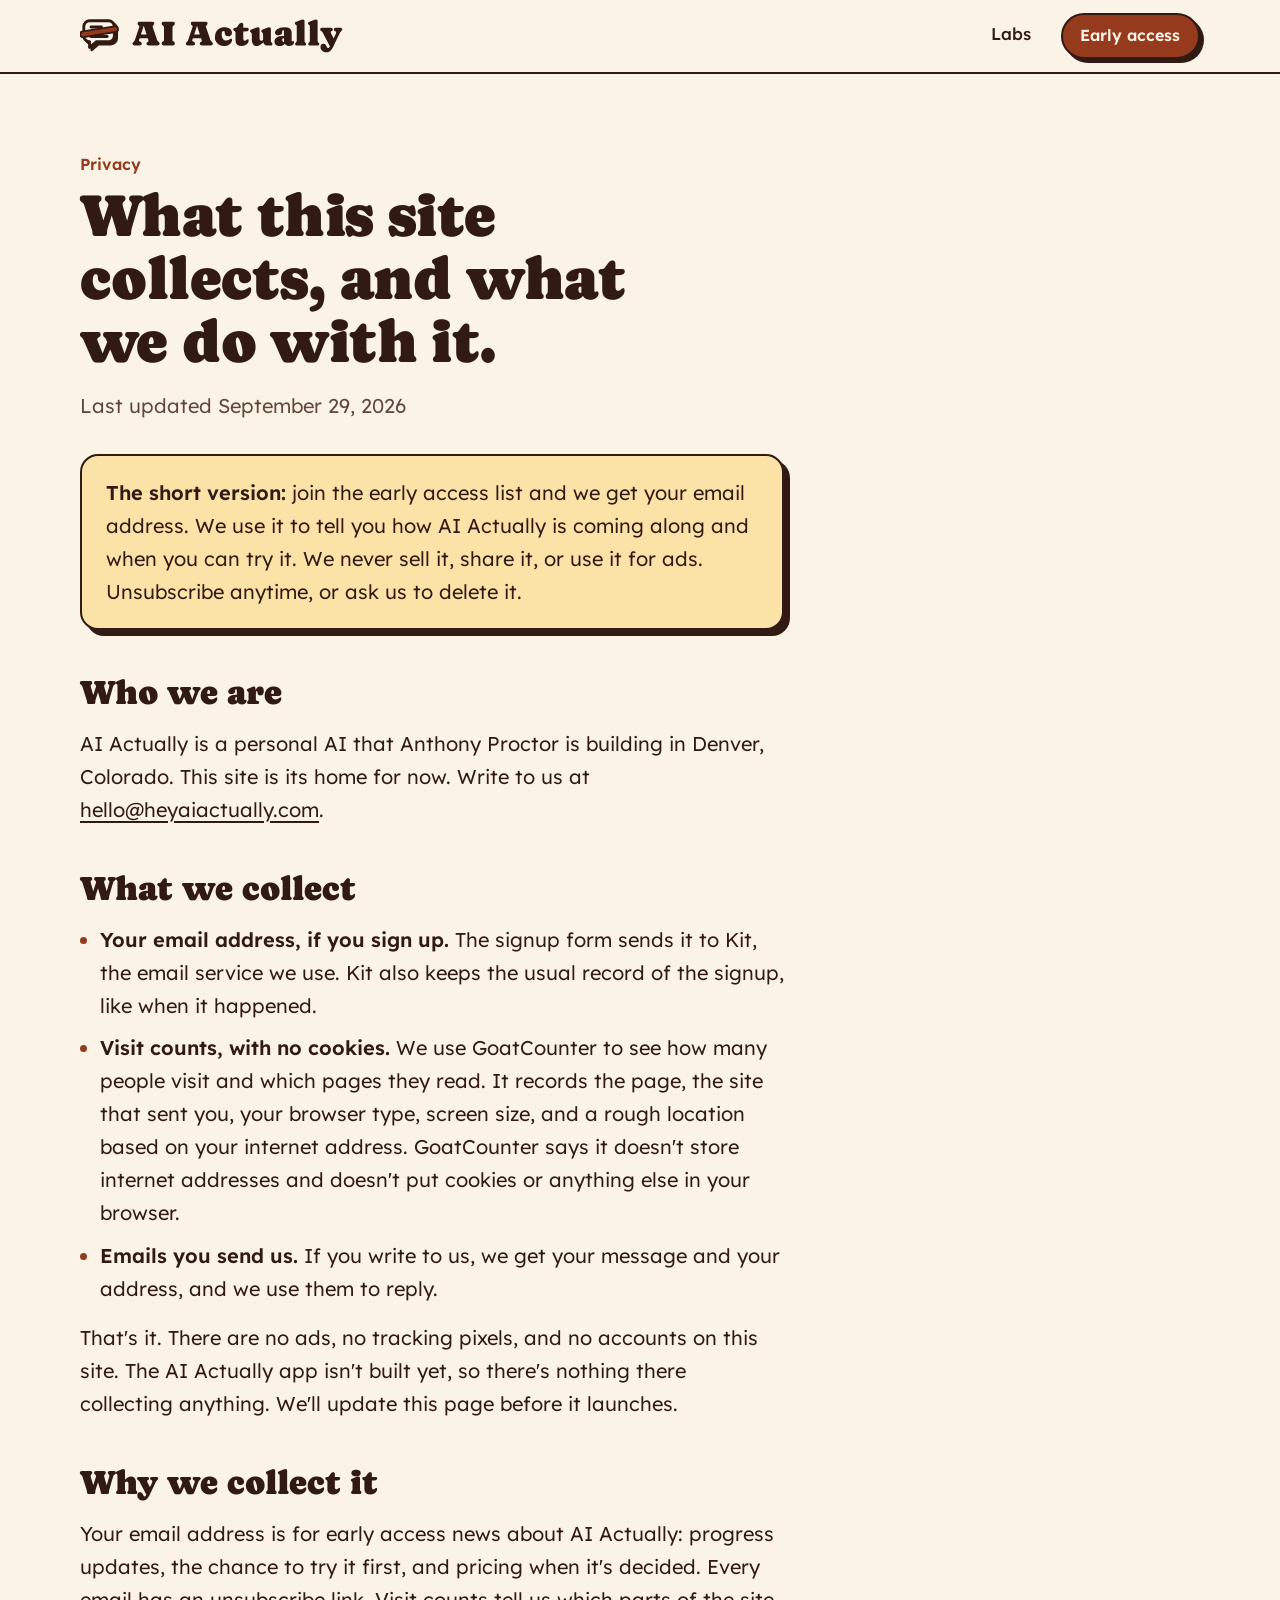
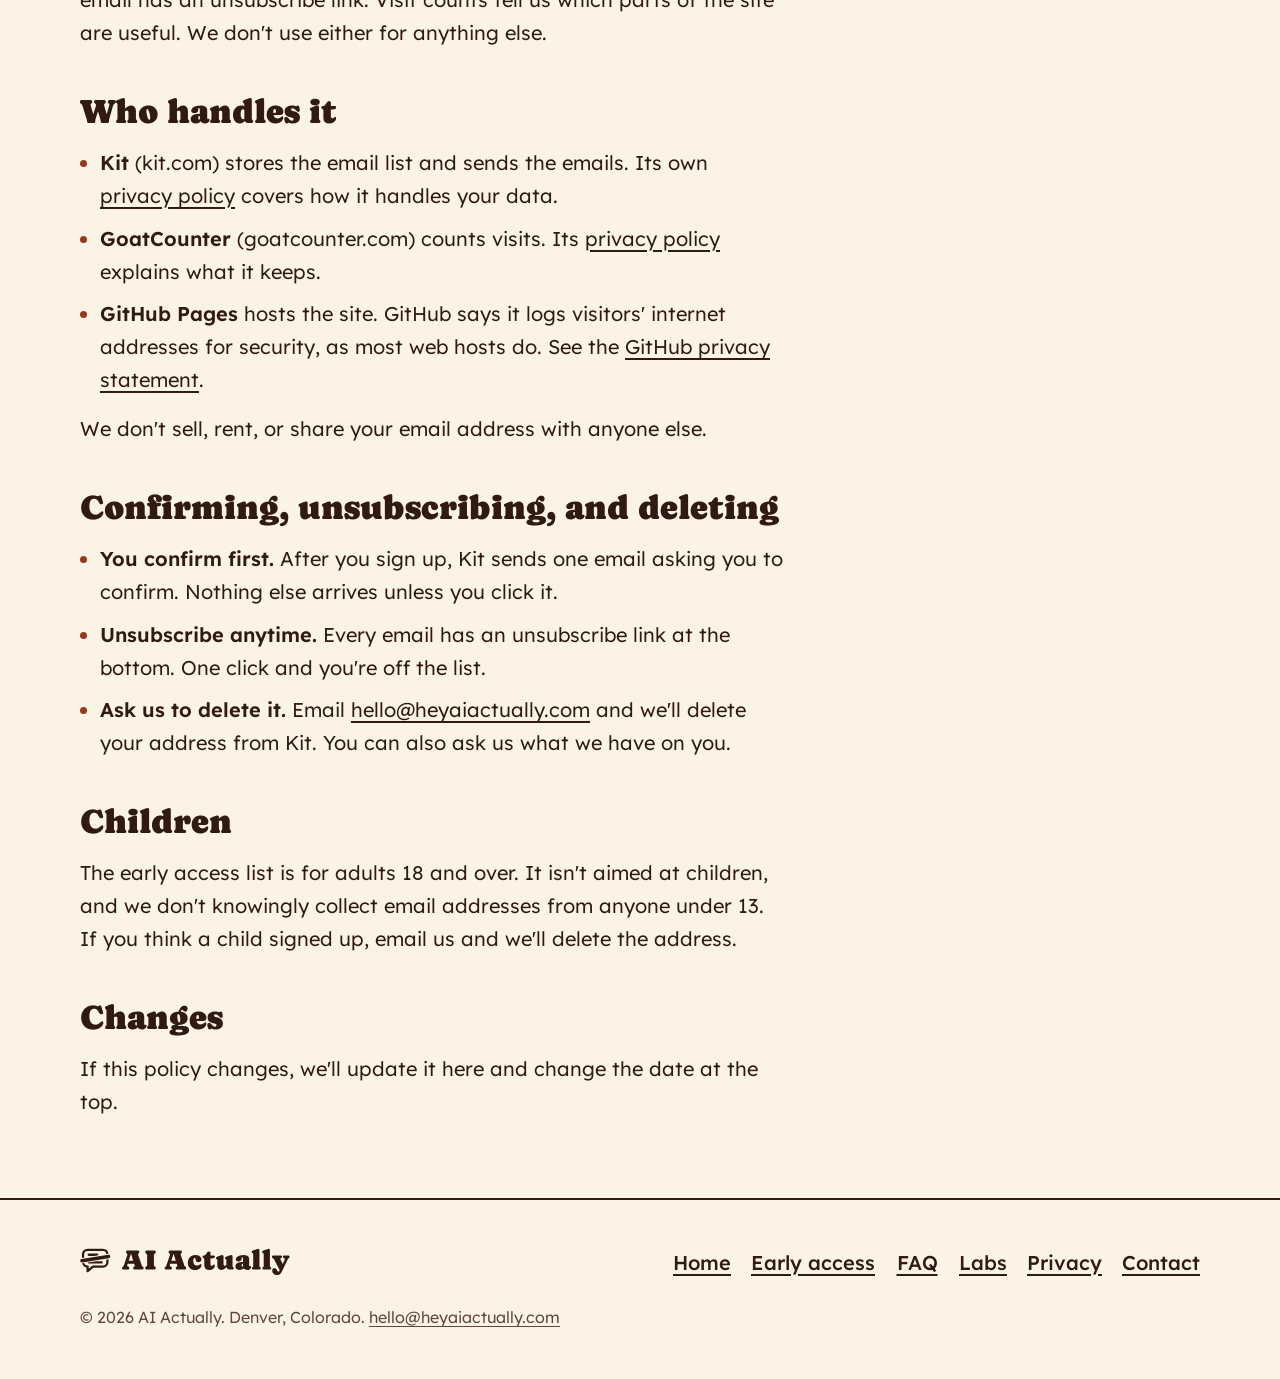
<file: privacy.html>
<!doctype html>
<html lang="en">
<head>
<meta charset="utf-8" />
<meta http-equiv="Content-Security-Policy" content="default-src 'self'; script-src 'self' https://gc.zgo.at; style-src 'self'; img-src 'self' data: https://heyaiactually.goatcounter.com; connect-src 'self' https://heyaiactually.goatcounter.com; font-src 'self'; manifest-src 'self'; form-action 'self'; base-uri 'none'; object-src 'none'; upgrade-insecure-requests" />
<meta name="referrer" content="strict-origin-when-cross-origin" />
<meta name="color-scheme" content="only light" />
<meta name="viewport" content="width=device-width, initial-scale=1" />
<title>Privacy policy | AI Actually</title>
<meta name="description" content="What AI Actually collects, why, who handles it, and how to get your email address deleted. Written in plain words." />
<link rel="canonical" href="https://heyaiactually.com/privacy.html" />
<meta property="og:title" content="Privacy policy | AI Actually" />
<meta property="og:description" content="What AI Actually collects, why, who handles it, and how to get your email address deleted." />
<meta property="og:type" content="website" />
<meta property="og:site_name" content="AI Actually" />
<meta property="og:url" content="https://heyaiactually.com/privacy.html" />
<meta property="og:image" content="https://heyaiactually.com/og.png" />
<meta property="og:image:width" content="1200" />
<meta property="og:image:height" content="630" />
<meta property="og:image:alt" content="AI Actually. One AI that protects you from the rest. A warm lit arch with scam messages kept outside. In development, early access open." />
<meta name="twitter:card" content="summary_large_image" />
<link rel="icon" href="/favicon.ico" sizes="48x48" />
<link rel="icon" href="/icon.svg" type="image/svg+xml" />
<link rel="apple-touch-icon" href="/apple-touch-icon.png" />
<link rel="manifest" href="/site.webmanifest" />
<meta name="theme-color" content="#fbf4e6" />
<link rel="preload" href="/fonts/caprasimo-latin-400-normal.woff2" as="font" type="font/woff2" crossorigin />
<link rel="preload" href="/fonts/lexend-latin-wght-normal.woff2" as="font" type="font/woff2" crossorigin />
<link rel="stylesheet" href="/site.css" />
<script data-goatcounter="https://heyaiactually.goatcounter.com/count" async src="https://gc.zgo.at/count.js"></script>
</head>
<body>
<a class="skip" href="#main">Skip to main content</a>
<header class="site">
  <div class="wrap bar">
    <a class="logo" href="/"><img src="/brand/logo.svg" alt="AI Actually, home" width="277" height="42" /></a>
    <nav class="topnav" aria-label="Main">
      <a class="navlink" href="/labs.html">Labs</a>
      <a class="btn small" href="/#early-access">Early access</a>
    </nav>
  </div>
</header>

<main id="main" class="doc">
  <div class="wrap">
    <div class="col">
        <span class="tag">Privacy</span>
        <h1>What this site collects, and what we do with it.</h1>
        <p class="updated">Last updated September 29, 2026</p>

        <div class="summary">
          <p><b>The short version:</b> join the early access list and we get your email address. We use it to tell you how AI Actually is coming along and when you can try it. We never sell it, share it, or use it for ads. Unsubscribe anytime, or ask us to delete it.</p>
        </div>

        <h2>Who we are</h2>
        <p>AI Actually is a personal AI that Anthony Proctor is building in Denver, Colorado. This site is its home for now. Write to us at <a href="mailto:hello@heyaiactually.com">hello@heyaiactually.com</a>.</p>

        <h2>What we collect</h2>
        <ul>
          <li><b>Your email address, if you sign up.</b> The signup form sends it to Kit, the email service we use. Kit also keeps the usual record of the signup, like when it happened.</li>
          <li><b>Visit counts, with no cookies.</b> We use GoatCounter to see how many people visit and which pages they read. It records the page, the site that sent you, your browser type, screen size, and a rough location based on your internet address. GoatCounter says it doesn't store internet addresses and doesn't put cookies or anything else in your browser.</li>
          <li><b>Emails you send us.</b> If you write to us, we get your message and your address, and we use them to reply.</li>
        </ul>
        <p>That's it. There are no ads, no tracking pixels, and no accounts on this site. The AI Actually app isn't built yet, so there's nothing there collecting anything. We'll update this page before it launches.</p>

        <h2>Why we collect it</h2>
        <p>Your email address is for early access news about AI Actually: progress updates, the chance to try it first, and pricing when it's decided. Every email has an unsubscribe link. Visit counts tell us which parts of the site are useful. We don't use either for anything else.</p>

        <h2>Who handles it</h2>
        <ul>
          <li><b>Kit</b> (kit.com) stores the email list and sends the emails. Its own <a href="https://kit.com/privacy" target="_blank" rel="noopener">privacy policy</a> covers how it handles your data.</li>
          <li><b>GoatCounter</b> (goatcounter.com) counts visits. Its <a href="https://www.goatcounter.com/privacy" target="_blank" rel="noopener">privacy policy</a> explains what it keeps.</li>
          <li><b>GitHub Pages</b> hosts the site. GitHub says it logs visitors' internet addresses for security, as most web hosts do. See the <a href="https://docs.github.com/en/site-policy/privacy-policies/github-general-privacy-statement" target="_blank" rel="noopener">GitHub privacy statement</a>.</li>
        </ul>
        <p>We don't sell, rent, or share your email address with anyone else.</p>

        <h2>Confirming, unsubscribing, and deleting</h2>
        <ul>
          <li><b>You confirm first.</b> After you sign up, Kit sends one email asking you to confirm. Nothing else arrives unless you click it.</li>
          <li><b>Unsubscribe anytime.</b> Every email has an unsubscribe link at the bottom. One click and you're off the list.</li>
          <li><b>Ask us to delete it.</b> Email <a href="mailto:hello@heyaiactually.com?subject=Delete%20my%20email">hello@heyaiactually.com</a> and we'll delete your address from Kit. You can also ask us what we have on you.</li>
        </ul>

        <h2>Children</h2>
        <p>The early access list is for adults 18 and over. It isn't aimed at children, and we don't knowingly collect email addresses from anyone under 13. If you think a child signed up, email us and we'll delete the address.</p>

        <h2>Changes</h2>
        <p>If this policy changes, we'll update it here and change the date at the top.</p>
      </div>
  </div>
</main>

<footer class="site">
  <div class="wrap">
    <div class="foot">
      <img src="/brand/logo-mono.svg" alt="AI Actually" width="277" height="42" />
      <nav class="foot-links" aria-label="Footer">
        <a href="/">Home</a>
        <a href="/#early-access">Early access</a>
        <a href="/#faq">FAQ</a>
        <a href="/labs.html">Labs</a>
        <a href="/privacy.html" aria-current="page">Privacy</a>
        <a href="mailto:hello@heyaiactually.com">Contact</a>
      </nav>
    </div>
    <p class="fineprint">&copy; 2026 AI Actually. Denver, Colorado. <a href="mailto:hello@heyaiactually.com">hello@heyaiactually.com</a></p>
  </div>
</footer>
</body>
</html>
</file>
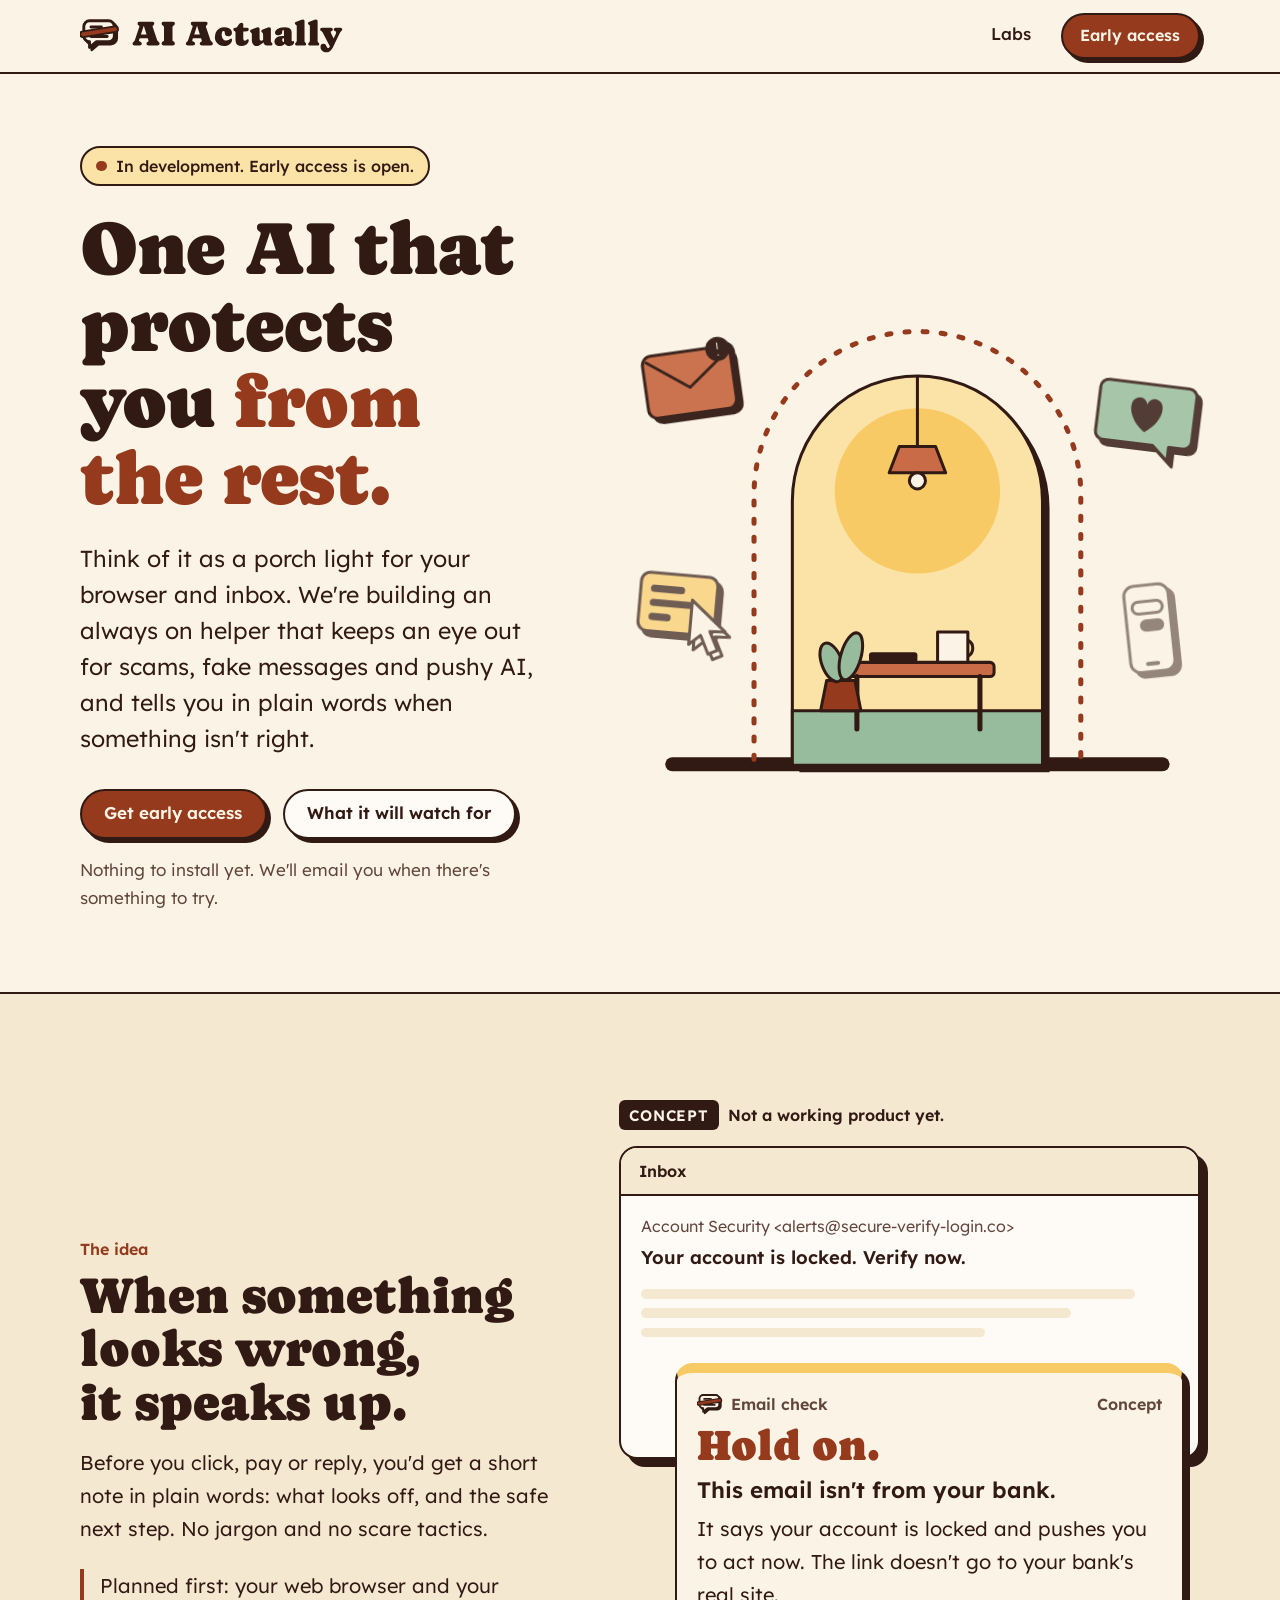
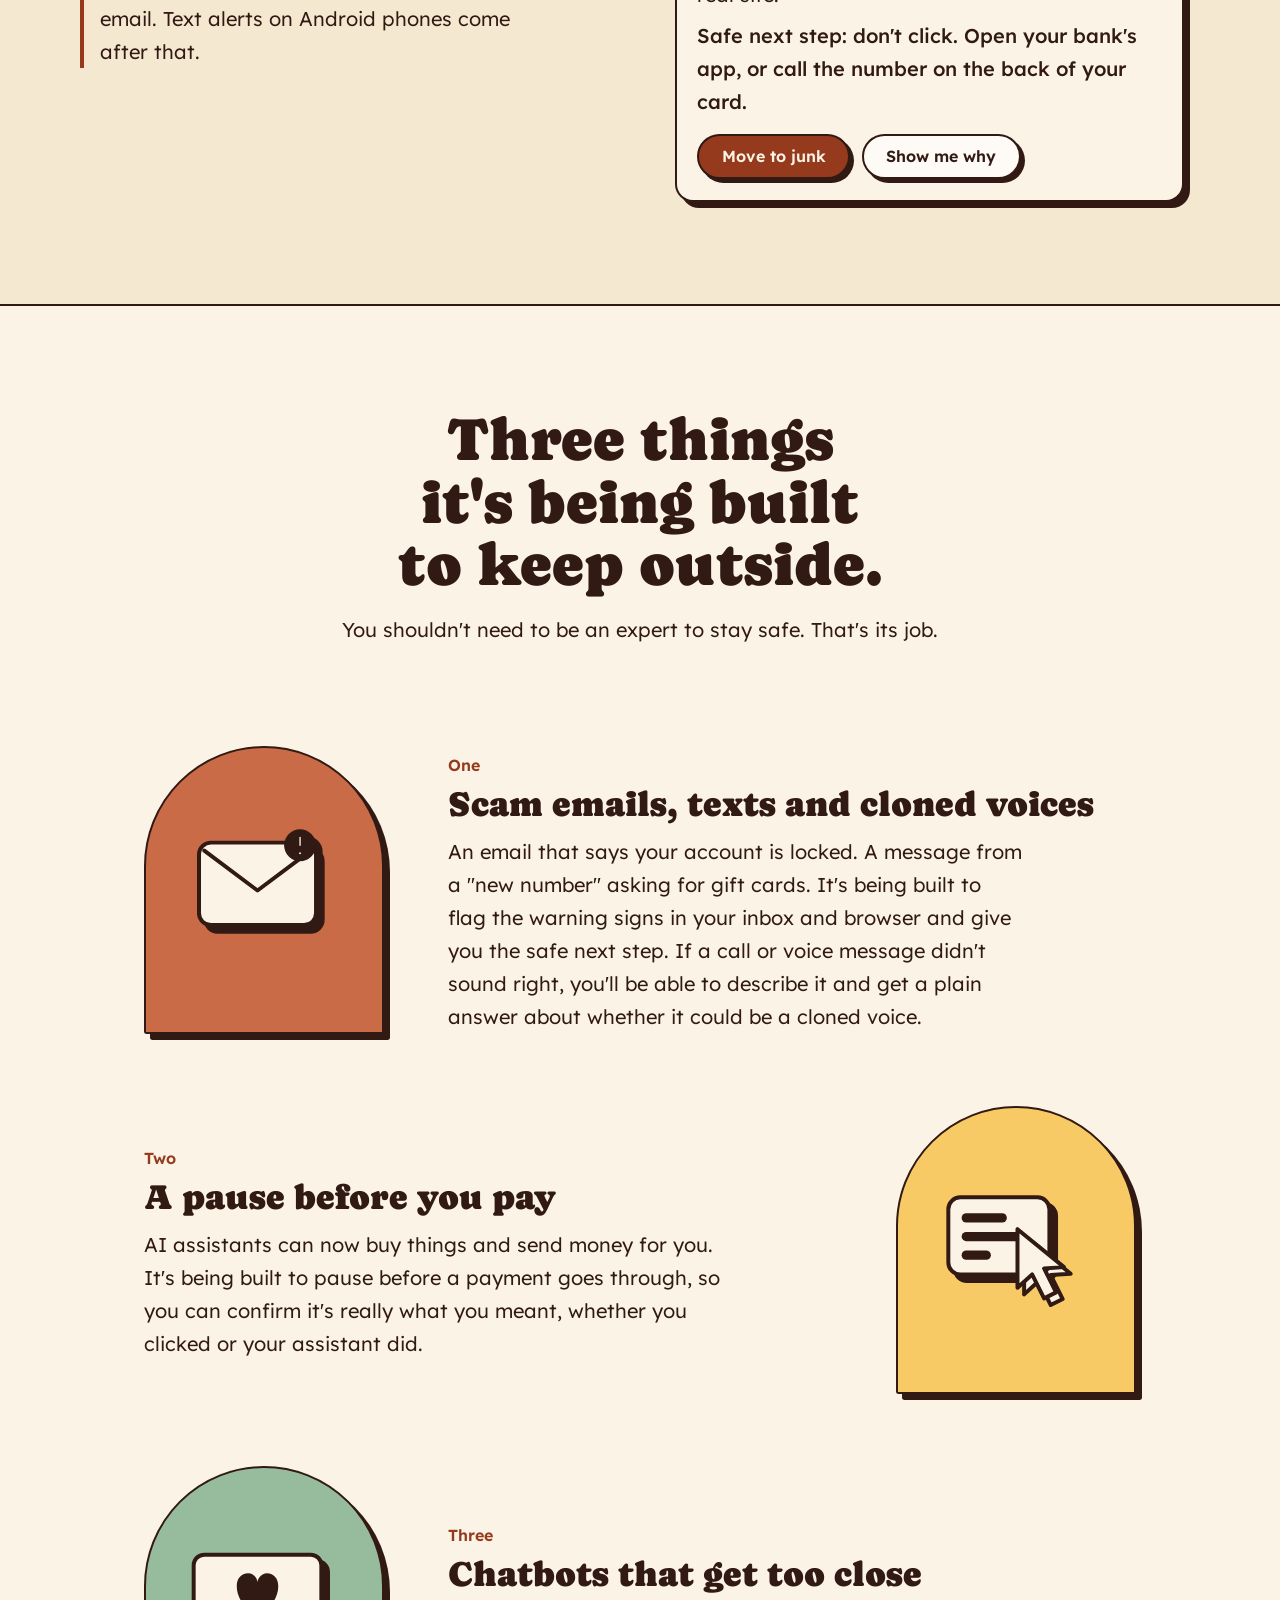
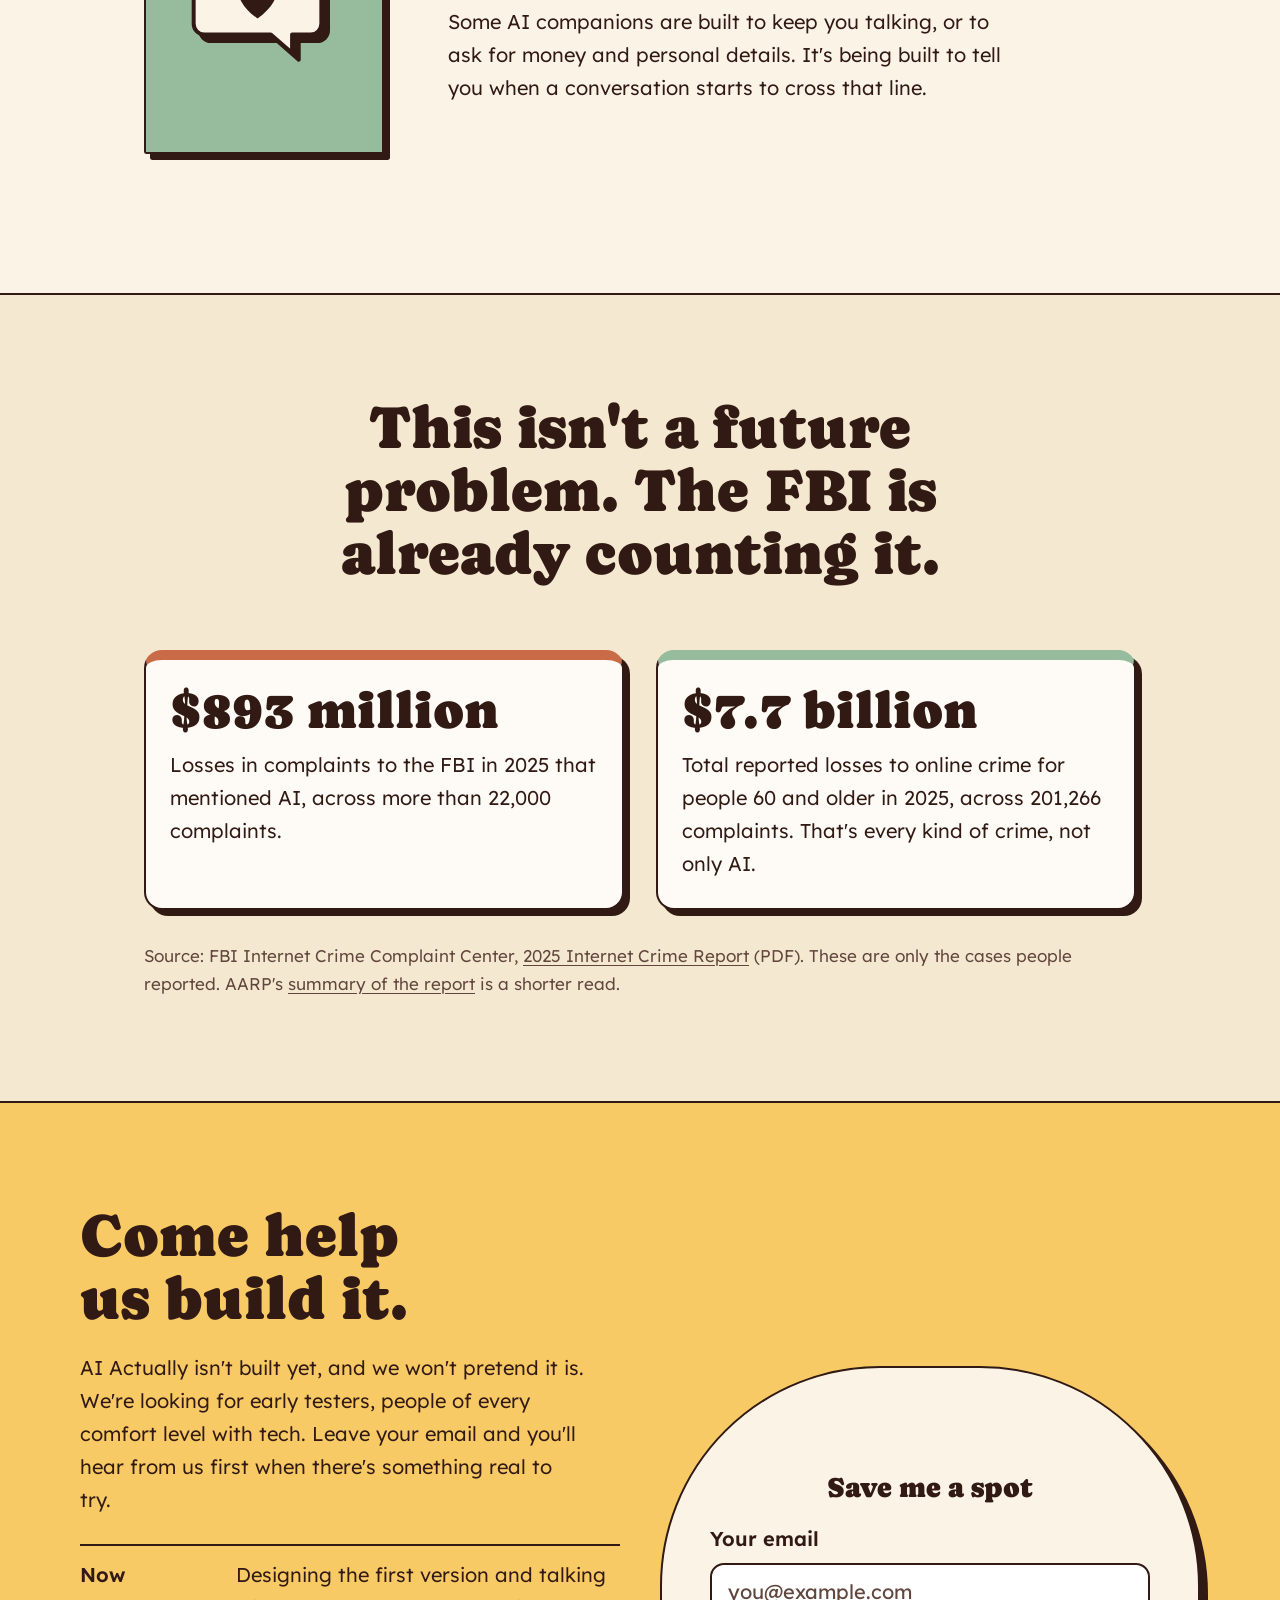
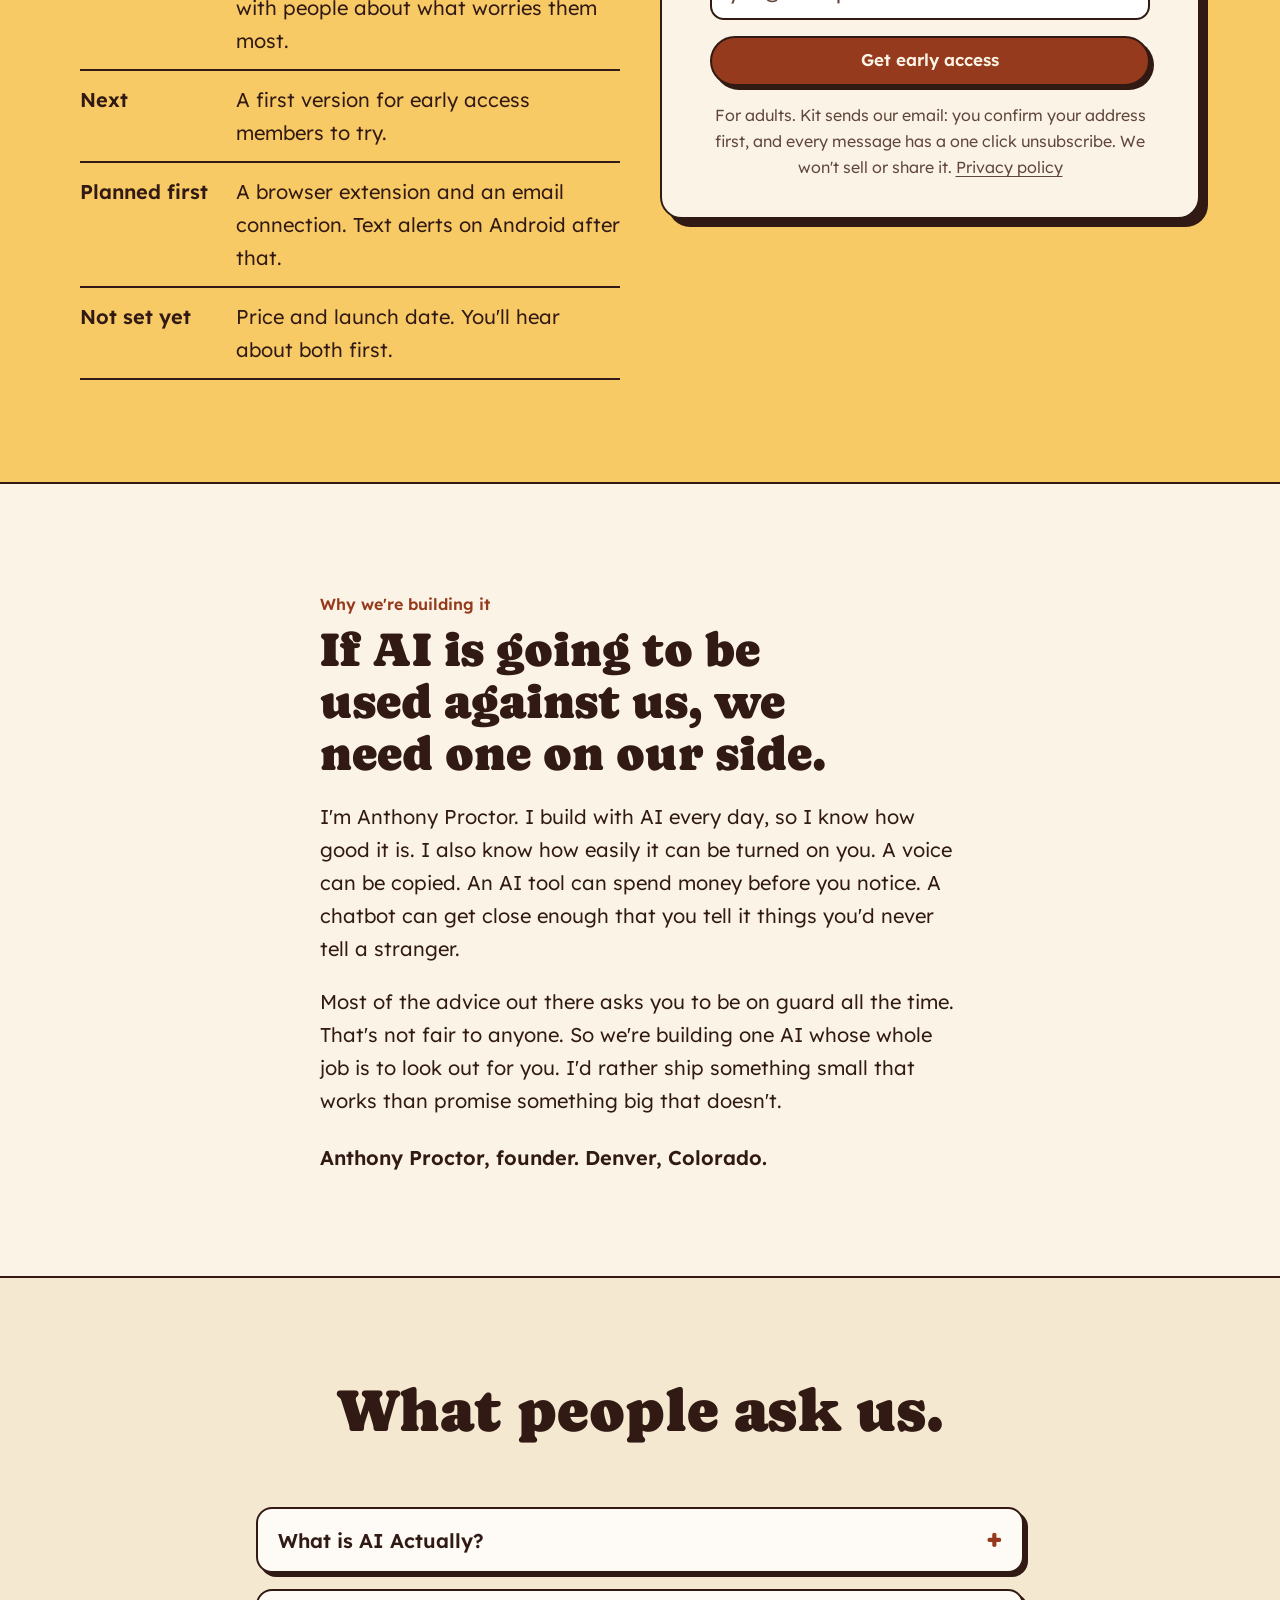
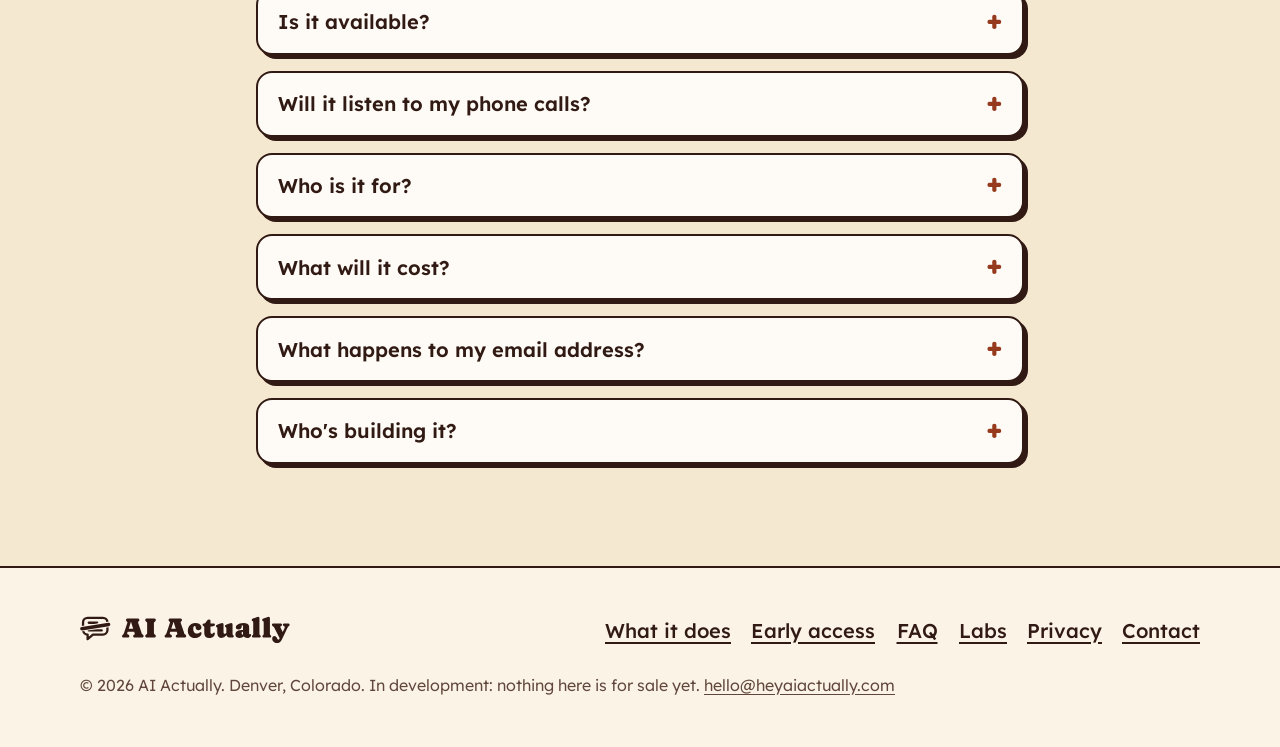
<file: safe-ai-starter.html>
<!doctype html>
<html lang="en">
<head>
<meta charset="utf-8" />
<meta name="viewport" content="width=device-width, initial-scale=1" />
<title>AI Actually</title>
<meta name="robots" content="noindex" />
<link rel="canonical" href="https://heyaiactually.com/" />
<meta http-equiv="refresh" content="0; url=/" />
</head>
<body>
<p>This page has moved. <a href="/">Go to heyaiactually.com</a>.</p>
</body>
</html>
</file>
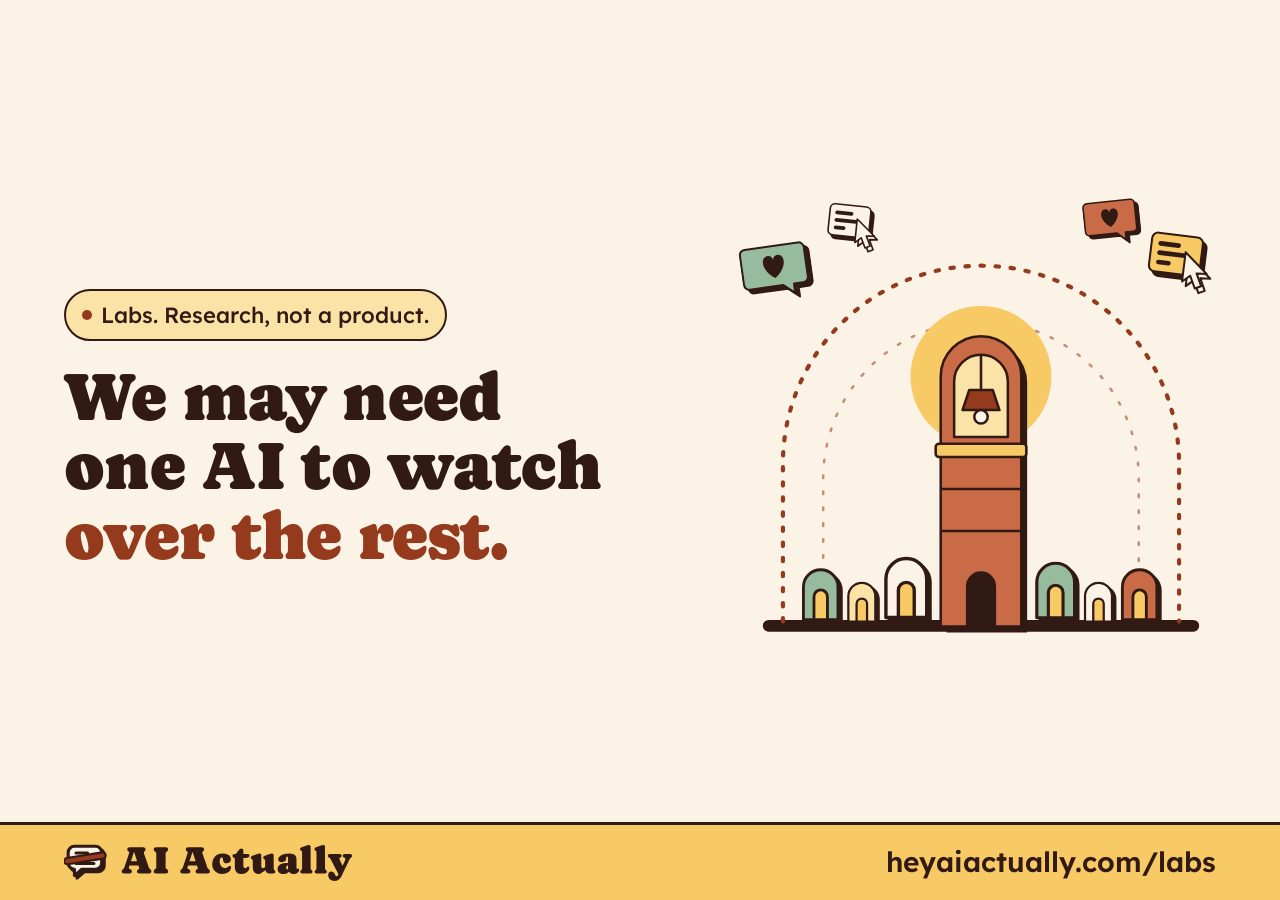
<file: _og/og-labs.html>
<!doctype html>
<!-- Source for /og-labs.png (1200x630), the Labs page share image. Not published: Jekyll skips folders that start with an underscore.
     Regenerate: serve the repo root locally, open /_og/og.html in headless Chrome at a 1200x630 viewport,
     device scale 1, and screenshot. Uses the site's own fonts, logo and illustration. -->
<html lang="en"><head><meta charset="utf-8"><title>og</title>
<link rel="stylesheet" href="/site.css">
<style>
  html,body { margin:0; width:1200px; height:630px; overflow:hidden; }
  body { background: var(--cream); }
  .og { position:absolute; inset:0; display:grid; grid-template-columns: 1fr 470px; gap:32px; align-items:center; padding:48px 64px 88px; }
  .og h1 { font-size:68px; line-height:1.02; margin-top:22px; }
  .og .pill { font-size:22px; padding:6px 16px; margin:0; }
  .brandbar { position:absolute; left:0; right:0; bottom:0; height:78px; border-top:3px solid var(--ink); background: var(--sun); display:flex; align-items:center; justify-content:space-between; padding:0 64px; }
  .brandbar img { height:44px; }
  .brandbar span { font-family: var(--text); font-weight:600; font-size:28px; }
  .art svg { width:100%; height:auto; overflow:visible; }
</style></head>
<body>
<svg width="0" height="0" class="sr-only" aria-hidden="true" focusable="false">
  <defs>
    <symbol id="s-chat" viewBox="0 0 100 90">
      <path d="M90,8 h-80 a8,8 0 0 0 -8,8 v44 a8,8 0 0 0 8,8 h50 l16,14 v-14 h14 a8,8 0 0 0 8,-8 v-44 a8,8 0 0 0 -8,-8z"/>
      <path class="d" d="M50,56 C 30,42 31,22 43,22 C 47,22 50,26 50,29 C 50,26 53,22 57,22 C 69,22 70,42 50,56Z"/>
    </symbol>
    <symbol id="s-agent" viewBox="0 0 100 90">
      <rect x="4" y="10" width="76" height="58" rx="9"/>
      <g class="d"><rect x="14" y="22" width="34" height="7" rx="3.5"/><rect x="14" y="36" width="48" height="7" rx="3.5"/><rect x="14" y="50" width="22" height="7" rx="3.5"/></g>
      <path class="l" d="M56,34 v44 l11,-10 l9,18 l9,-4.5 l-9,-18 l15,-1z"/>
    </symbol>
    <symbol id="s-home" viewBox="0 0 40 56">
      <path d="M2,54 V20 A18,18 0 0 1 38,20 V54 Z"/>
      <path class="win" d="M13,54 V30 A7,7 0 0 1 27,30 V54 Z"/>
    </symbol>
  </defs>
</svg>
<div class="og">
  <div>
    <p class="pill">Labs. Research, not a product.</p>
    <h1>We may need one AI to watch <span class="warm">over the rest.</span></h1>
  </div>
  <div class="art"><svg viewBox="0 0 560 520" aria-hidden="true">
          
          <rect x="20" y="486" width="520" height="14" rx="7" fill="var(--ink)"/>
          <path d="M44,488 V300 A236,236 0 0 1 516,300 V488" fill="none" stroke="var(--clay-deep)" stroke-width="5" stroke-dasharray="4 14" stroke-linecap="round"/>
          <path d="M92,488 V318 A188,188 0 0 1 468,318 V488" fill="none" stroke="var(--clay-deep)" stroke-width="3" stroke-dasharray="3 16" stroke-linecap="round" opacity=".55"/>
          <circle cx="280" cy="196" r="84" fill="var(--sun)"/>
          <path d="M232,494 V196 A48,48 0 0 1 328,196 V494 Z" fill="var(--ink)" transform="translate(7 7)"/>
          <path d="M232,494 V196 A48,48 0 0 1 328,196 V494 Z" fill="var(--clay)" stroke="var(--ink)" stroke-width="3" stroke-linejoin="round"/>
          <path d="M248,268 V202 A32,32 0 0 1 312,202 V268 Z" fill="var(--sun-soft)" stroke="var(--ink)" stroke-width="3" stroke-linejoin="round"/>
          <line x1="280" y1="170" x2="280" y2="212" stroke="var(--ink)" stroke-width="3"/>
          <path d="M258,236 L266,212 H294 L302,236 Z" fill="var(--clay-deep)" stroke="var(--ink)" stroke-width="3" stroke-linejoin="round"/>
          <circle cx="280" cy="244" r="8" fill="var(--cream)" stroke="var(--ink)" stroke-width="3"/>
          <rect x="226" y="276" width="108" height="16" rx="4" fill="var(--sun)" stroke="var(--ink)" stroke-width="3"/>
          <path d="M232,330 H328 M232,380 H328" stroke="var(--ink)" stroke-width="3"/>
          <path d="M262,494 V446 A18,18 0 0 1 298,446 V494 Z" fill="var(--ink)"/>
          <g class="homes">
            <use href="#s-home" x="66" y="424" width="46" height="64" class="shadow" transform="translate(4 4)"/><use href="#s-home" x="66" y="424" width="46" height="64" class="stk" fill="var(--sage)"/>
            <use href="#s-home" x="120" y="440" width="36" height="50" class="shadow" transform="translate(4 4)"/><use href="#s-home" x="120" y="440" width="36" height="50" class="stk" fill="var(--sun-soft)"/>
            <use href="#s-home" x="164" y="410" width="54" height="76" class="shadow" transform="translate(4 4)"/><use href="#s-home" x="164" y="410" width="54" height="76" class="stk" fill="var(--cream)"/>
            <use href="#s-home" x="344" y="416" width="50" height="70" class="shadow" transform="translate(4 4)"/><use href="#s-home" x="344" y="416" width="50" height="70" class="stk" fill="var(--sage)"/>
            <use href="#s-home" x="402" y="440" width="36" height="50" class="shadow" transform="translate(4 4)"/><use href="#s-home" x="402" y="440" width="36" height="50" class="stk" fill="var(--cream)"/>
            <use href="#s-home" x="446" y="424" width="46" height="64" class="shadow" transform="translate(4 4)"/><use href="#s-home" x="446" y="424" width="46" height="64" class="stk" fill="var(--clay)"/>
          </g>
          <g class="settle" transform="translate(-6 34) rotate(-8 40 36)"><use href="#s-chat" width="80" height="72" class="shadow" transform="translate(5 5)"/><use href="#s-chat" width="80" height="72" class="stk" fill="var(--sage)"/></g>
          <g class="settle" transform="translate(478 20) rotate(7 40 36)"><use href="#s-agent" width="80" height="72" class="shadow" transform="translate(5 5)"/><use href="#s-agent" width="80" height="72" class="stk" fill="var(--sun)"/></g>
          <g class="settle" transform="translate(96 -14) rotate(6 32 29)"><use href="#s-agent" width="64" height="58" class="shadow" transform="translate(4 4)"/><use href="#s-agent" width="64" height="58" class="stk" fill="var(--cream)"/></g>
          <g class="settle" transform="translate(402 -18) rotate(-6 32 29)"><use href="#s-chat" width="64" height="58" class="shadow" transform="translate(4 4)"/><use href="#s-chat" width="64" height="58" class="stk" fill="var(--clay)"/></g>
        </svg></div>
</div>
<div class="brandbar"><img src="/brand/logo.svg" alt=""><span>heyaiactually.com/labs</span></div>
</body></html>
</file>
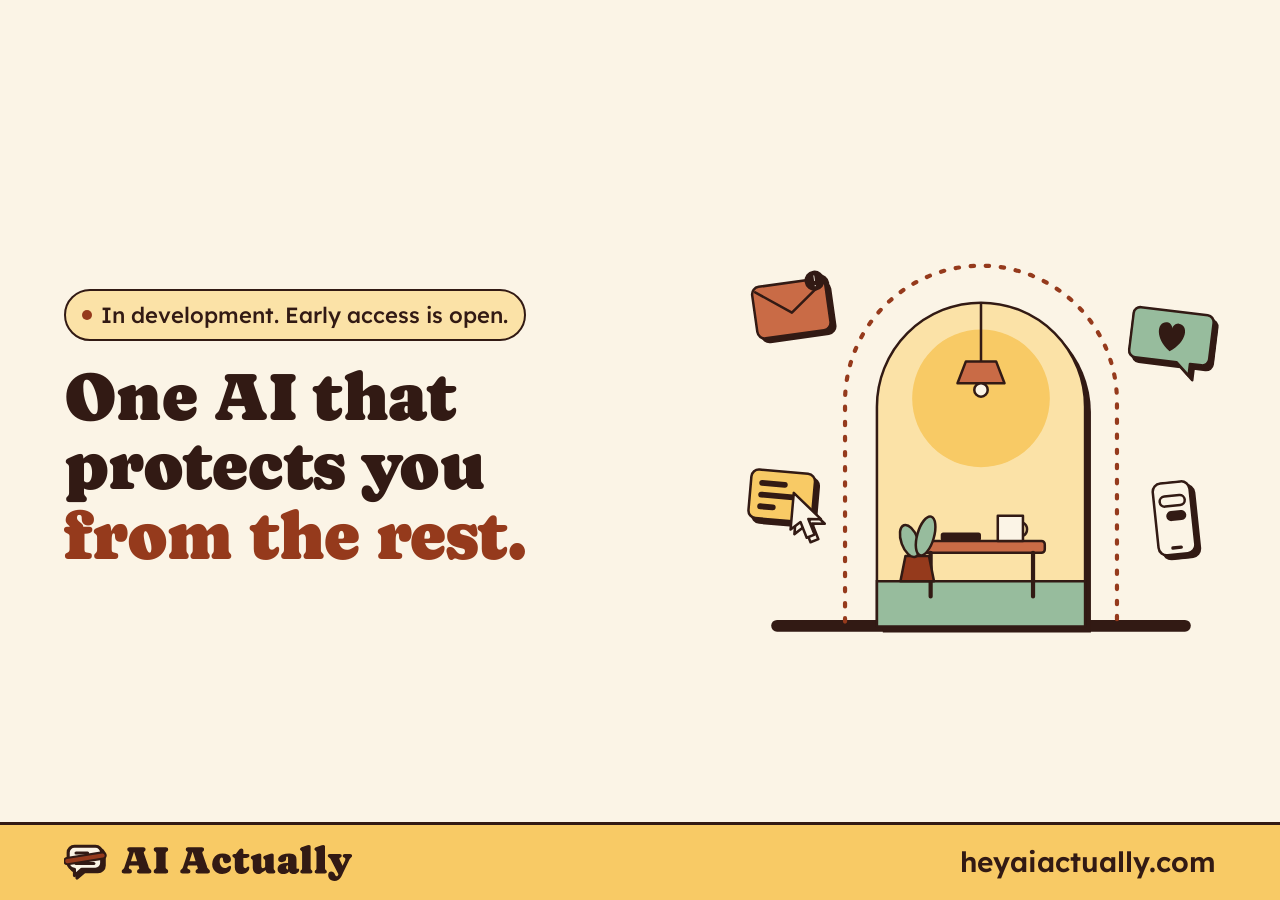
<file: _og/og.html>
<!doctype html>
<!-- Source for /og.png (1200x630). Not published: Jekyll skips folders that start with an underscore.
     Regenerate: serve the repo root locally, open /_og/og.html in headless Chrome at a 1200x630 viewport,
     device scale 1, and screenshot. Uses the site's own fonts, logo and illustration. -->
<html lang="en"><head><meta charset="utf-8"><title>og</title>
<link rel="stylesheet" href="/site.css">
<style>
  html,body { margin:0; width:1200px; height:630px; overflow:hidden; }
  body { background: var(--cream); }
  .og { position:absolute; inset:0; display:grid; grid-template-columns: 1fr 470px; gap:32px; align-items:center; padding:48px 64px 88px; }
  .og h1 { font-size:68px; line-height:1.02; margin-top:22px; }
  .og .pill { font-size:22px; padding:6px 16px; margin:0; }
  .brandbar { position:absolute; left:0; right:0; bottom:0; height:78px; border-top:3px solid var(--ink); background: var(--sun); display:flex; align-items:center; justify-content:space-between; padding:0 64px; }
  .brandbar img { height:44px; }
  .brandbar span { font-family: var(--text); font-weight:600; font-size:28px; }
  .art svg { width:100%; height:auto; overflow:visible; }
</style></head>
<body>
<svg width="0" height="0" class="sr-only" aria-hidden="true" focusable="false">
  <defs>
    <symbol id="s-mail" viewBox="0 0 100 90">
      <rect x="6" y="14" width="88" height="62" rx="9"/>
      <path class="flap" d="M10,20 L50,50 L90,20"/>
      <circle class="d" cx="82" cy="16" r="12"/>
      <rect x="80" y="8" width="4" height="10" rx="2" fill="var(--cream)"/>
      <circle cx="82" cy="22" r="2.2" fill="var(--cream)"/>
    </symbol>
    <symbol id="s-chat" viewBox="0 0 100 90">
      <path d="M90,8 h-80 a8,8 0 0 0 -8,8 v44 a8,8 0 0 0 8,8 h50 l16,14 v-14 h14 a8,8 0 0 0 8,-8 v-44 a8,8 0 0 0 -8,-8z"/>
      <path class="d" d="M50,56 C 30,42 31,22 43,22 C 47,22 50,26 50,29 C 50,26 53,22 57,22 C 69,22 70,42 50,56Z"/>
    </symbol>
    <symbol id="s-agent" viewBox="0 0 100 90">
      <rect x="4" y="10" width="76" height="58" rx="9"/>
      <g class="d"><rect x="14" y="22" width="34" height="7" rx="3.5"/><rect x="14" y="36" width="48" height="7" rx="3.5"/><rect x="14" y="50" width="22" height="7" rx="3.5"/></g>
      <path class="l" d="M56,34 v44 l11,-10 l9,18 l9,-4.5 l-9,-18 l15,-1z"/>
    </symbol>
    <symbol id="s-text" viewBox="0 0 100 90">
      <rect x="28" y="2" width="44" height="86" rx="10"/>
      <rect class="l" x="35" y="18" width="30" height="12" rx="6"/>
      <rect class="d" x="41" y="36" width="24" height="12" rx="6"/>
      <rect class="d" x="43" y="78" width="14" height="4" rx="2"/>
    </symbol>
  </defs>
</svg>
<div class="og">
  <div>
    <p class="pill">In development. Early access is open.</p>
    <h1>One AI that protects you <span class="warm">from the rest.</span></h1>
  </div>
  <div class="art"><svg viewBox="0 0 560 520" aria-hidden="true">
          
          <rect x="30" y="486" width="500" height="14" rx="7" fill="var(--ink)"/>
          <path d="M118,488 V226 A162,162 0 0 1 442,226 V488" fill="none" stroke="var(--clay-deep)" stroke-width="5" stroke-dasharray="4 14" stroke-linecap="round"/>
          <path d="M156,494 V232 A124,124 0 0 1 404,232 V494 Z" fill="var(--ink)" transform="translate(7 7)"/>
          <path d="M156,494 V232 A124,124 0 0 1 404,232 V494 Z" fill="var(--sun-soft)" stroke="var(--ink)" stroke-width="3"/>
          <circle cx="280" cy="222" r="82" fill="var(--sun)"/>
          <line x1="280" y1="108" x2="280" y2="178" stroke="var(--ink)" stroke-width="3"/>
          <path d="M252,204 L262,178 H298 L308,204 Z" fill="var(--clay)" stroke="var(--ink)" stroke-width="3" stroke-linejoin="round"/>
          <circle cx="280" cy="212" r="8" fill="var(--cream)" stroke="var(--ink)" stroke-width="3"/>
          <path d="M156,440 H404 V494 H156 Z" fill="var(--sage)" stroke="var(--ink)" stroke-width="3"/>
          <rect x="206" y="392" width="150" height="14" rx="4" fill="var(--clay)" stroke="var(--ink)" stroke-width="3"/>
          <path d="M220,406 V458 M342,406 V458" stroke="var(--ink)" stroke-width="5" stroke-linecap="round"/>
          <path d="M300,362 h30 v30 h-30 z" fill="var(--cream)" stroke="var(--ink)" stroke-width="3" stroke-linejoin="round"/>
          <path d="M330,370 a9,9 0 0 1 0,16" fill="none" stroke="var(--ink)" stroke-width="3"/>
          <rect x="232" y="382" width="48" height="10" rx="3" fill="var(--ink)"/>
          <path d="M184,440 l6,-30 h28 l6,30 z" fill="var(--clay-deep)" stroke="var(--ink)" stroke-width="3" stroke-linejoin="round"/>
          <ellipse cx="195" cy="392" rx="10" ry="20" fill="var(--sage)" stroke="var(--ink)" stroke-width="3" transform="rotate(-20 195 392)"/>
          <ellipse cx="214" cy="386" rx="10" ry="24" fill="var(--sage)" stroke="var(--ink)" stroke-width="3" transform="rotate(16 214 386)"/>
          <g class="settle" transform="translate(4 70) rotate(-8 50 45)"><use href="#s-mail" width="100" height="90" class="shadow" transform="translate(5 5)"/><use href="#s-mail" width="100" height="90" class="stk" fill="var(--clay)"/></g>
          <g class="settle" transform="translate(456 110) rotate(7 50 45)"><use href="#s-chat" width="100" height="90" class="shadow" transform="translate(5 5)"/><use href="#s-chat" width="100" height="90" class="stk" fill="var(--sage)"/></g>
          <g class="settle" transform="translate(0 300) rotate(5 50 45)"><use href="#s-agent" width="100" height="90" class="shadow" transform="translate(5 5)"/><use href="#s-agent" width="100" height="90" class="stk" fill="var(--sun)"/></g>
          <g class="settle" transform="translate(460 320) rotate(-6 50 45)"><use href="#s-text" width="100" height="90" class="shadow" transform="translate(5 5)"/><use href="#s-text" width="100" height="90" class="stk" fill="var(--cream)"/></g>
        </svg></div>
</div>
<div class="brandbar"><img src="/brand/logo.svg" alt=""><span>heyaiactually.com</span></div>
</body></html>
</file>
<file: site.css>
/* ============================================================
   AI Actually: "Porch Light"
   Warm and human, with no people drawn. Your life is the lit room
   inside an arch, the product is the warm dashed ring around it,
   and the trouble is kept outside. Everything is drawn from one cut
   paper sticker system: flat fill, ink line, solid offset shadow.
   The arch repeats as the hero window, the frames for the three
   protections, and the top of the signup card.
   Fonts (self hosted, SIL OFL): Caprasimo for display, Lexend for
   reading. Light only, on purpose, for older readers.
   ============================================================ */
@font-face { font-family: "Caprasimo"; src: url(/fonts/caprasimo-latin-400-normal.woff2) format("woff2"); font-weight: 400; font-display: swap; }
@font-face { font-family: "Lexend"; src: url(/fonts/lexend-latin-wght-normal.woff2) format("woff2"); font-weight: 100 900; font-display: swap; }

:root {
  color-scheme: only light;
  --cream:  oklch(96.8% 0.02 85);
  --cream-2: oklch(93.5% 0.035 82);
  --paper:  oklch(99% 0.008 85);
  --ink:    oklch(25% 0.04 35);
  --muted:  oklch(42% 0.04 40);
  --clay:   oklch(63% 0.13 42);
  --clay-deep: oklch(47% 0.13 38);
  --sun:    oklch(86% 0.13 85);
  --sun-soft: oklch(92% 0.08 88);
  --sage:   oklch(76% 0.06 150);
  --focus:  oklch(45% 0.15 260);
  --display: "Caprasimo", "Cooper Black", Georgia, serif;
  --text: "Lexend", Verdana, sans-serif;
  --body: clamp(1.125rem, 1.05rem + 0.3vw, 1.25rem);
  --gutter: clamp(1.25rem, 4vw, 3rem);
  --header: 4.5rem;
}
* { box-sizing: border-box; }
html { scroll-padding-top: calc(var(--header) + 1rem); -webkit-text-size-adjust: 100%; }
@media (prefers-reduced-motion: no-preference) { html { scroll-behavior: smooth; } }
body { margin: 0; background: var(--cream); color: var(--ink); font-family: var(--text); font-size: var(--body); line-height: 1.65; font-weight: 350; overflow-x: clip; }
.wrap { max-width: 76rem; margin: 0 auto; padding: 0 var(--gutter); }
h1, h2, h3 { font-family: var(--display); font-weight: 400; margin: 0; text-wrap: balance; }
p { margin: 0; }
a { color: inherit; text-underline-offset: .2em; }
a:hover { color: var(--clay-deep); }
strong, b { font-weight: 600; }
:focus-visible { outline: 3px solid var(--focus); outline-offset: 3px; border-radius: 6px; }
.skip { position: absolute; left: 1rem; top: -4rem; z-index: 50; background: var(--ink); color: var(--cream); padding: .75rem 1rem; border-radius: 10px; font-weight: 600; }
.skip:focus { top: 1rem; }
.sr-only { position: absolute; width: 1px; height: 1px; overflow: hidden; clip: rect(0 0 0 0); white-space: nowrap; }

/* ---------- header ---------- */
header.site { position: sticky; top: 0; z-index: 20; background: var(--cream); border-bottom: 2px solid var(--ink); }
.bar { display: flex; align-items: center; justify-content: space-between; gap: 1rem; min-height: var(--header); }
.logo { display: inline-flex; align-items: center; min-height: 44px; }
.logo img { display: block; height: 40px; width: auto; }
@media (max-width: 480px) { .logo img { height: 30px; } }
@media (max-width: 380px) { .logo img { height: 26px; } .bar { gap: .75rem; } }
.btn { font: inherit; font-weight: 600; font-size: 1.0625rem; line-height: 1.2; min-height: 50px; padding: .7rem 1.4rem; border-radius: 999px; border: 2.5px solid var(--ink); background: var(--clay-deep); color: var(--cream); text-decoration: none; display: inline-flex; align-items: center; justify-content: center; text-align: center; cursor: pointer; box-shadow: 4px 4px 0 var(--ink); transition: transform .15s ease-out, box-shadow .15s ease-out; }
.btn:hover { color: var(--cream); transform: translate(2px, 2px); box-shadow: 2px 2px 0 var(--ink); }
.btn.quiet { background: var(--paper); color: var(--ink); }
.btn.quiet:hover { color: var(--ink); }
.btn.small { min-height: 46px; padding: .5rem 1.1rem; font-size: 1rem; white-space: nowrap; }
@media (max-width: 480px) { .btn.small { padding: .5rem .9rem; box-shadow: 3px 3px 0 var(--ink); } }

/* ---------- hero ---------- */
.hero { padding: clamp(2.5rem, 6vw, 4.5rem) 0 clamp(3rem, 7vw, 5rem); }
.hero-grid { display: grid; gap: clamp(2rem, 5vw, 4rem); align-items: center; }
@media (min-width: 960px) { .hero-grid { grid-template-columns: minmax(0, 1fr) minmax(0, 1.15fr); } }
.pill { display: inline-flex; align-items: center; gap: .55rem; background: var(--sun-soft); border: 2px solid var(--ink); border-radius: 999px; padding: .3rem .9rem; font-weight: 500; font-size: 1rem; margin-bottom: 1.5rem; }
.pill::before { content: ""; width: .65rem; height: .65rem; border-radius: 50%; background: var(--clay-deep); flex: none; }
h1 { font-size: clamp(2.9rem, 1.5rem + 4vw, 4.9rem); line-height: 1.02; letter-spacing: -0.01em; }
h1 .warm { color: var(--clay-deep); }
.lead { margin-top: 1.5rem; font-size: clamp(1.2rem, 1.1rem + .45vw, 1.45rem); line-height: 1.55; max-width: 34ch; }
.cta-row { margin-top: 2rem; display: flex; flex-wrap: wrap; gap: 1rem; }
.note { margin-top: 1.1rem; color: var(--muted); font-size: 1.0625rem; }
.art { margin: 0; width: 100%; max-width: 42rem; justify-self: center; }
.art svg { width: 100%; height: auto; display: block; overflow: visible; }

/* sticker system */
.stk { stroke: var(--ink); stroke-width: 3; stroke-linejoin: round; stroke-linecap: round; }
.shadow { fill: var(--ink); stroke: var(--ink); stroke-width: 3; stroke-linejoin: round; }
.d { fill: var(--ink); stroke: none; }
.l { fill: var(--cream); stroke: var(--ink); stroke-width: 3; stroke-linejoin: round; }
.flap { fill: none; stroke: var(--ink); stroke-width: 3; stroke-linejoin: round; stroke-linecap: round; }
@media (prefers-reduced-motion: no-preference) {
  .settle { animation: settle .5s ease-out both; }
  .settle:nth-of-type(2) { animation-delay: .08s; } .settle:nth-of-type(3) { animation-delay: .16s; } .settle:nth-of-type(4) { animation-delay: .24s; }
  @keyframes settle { from { opacity: 0; translate: 0 -14px; } to { opacity: 1; translate: 0 0; } }
}

/* ---------- sections ---------- */
section.band { padding: clamp(3.5rem, 8vw, 6.5rem) 0; border-top: 2px solid var(--ink); }
.band.tint { background: var(--cream-2); }
.band.sun { background: var(--sun); }
.head { text-align: center; max-width: 42rem; margin: 0 auto clamp(2.5rem, 6vw, 4rem); }
h2.big { font-size: clamp(2.2rem, 1.5rem + 2.8vw, 3.75rem); line-height: 1.05; }
.head p { margin-top: 1rem; }
.tag { display: inline-block; font-weight: 600; font-size: 1rem; color: var(--clay-deep); margin-bottom: .4rem; }

/* ---------- concept alert ---------- */
.concept-grid { display: grid; gap: clamp(2.5rem, 5vw, 4.5rem); align-items: center; }
@media (min-width: 960px) { .concept-grid { grid-template-columns: minmax(0, .9fr) minmax(0, 1.1fr); } }
.concept-copy h2.big { font-size: clamp(2.1rem, 1.5rem + 2.2vw, 3.2rem); }
.concept-copy p { margin-top: 1rem; max-width: 42ch; }
.concept-copy .plan { margin-top: 1.5rem; padding-left: 1rem; border-left: 4px solid var(--clay-deep); }
.concept-label { display: inline-flex; align-items: center; gap: .6rem; font-weight: 600; font-size: 1rem; margin-bottom: 1rem; }
.concept-label b { background: var(--ink); color: var(--cream); padding: .15rem .6rem; border-radius: 6px; letter-spacing: .06em; font-size: .95rem; }
.stage { margin: 0; position: relative; }
.inbox { background: var(--paper); border: 2.5px solid var(--ink); border-radius: 18px; box-shadow: 8px 8px 0 var(--ink); overflow: hidden; }
.inbox-bar { background: var(--cream-2); border-bottom: 2px solid var(--ink); padding: .6rem 1.1rem; font-weight: 600; font-size: 1rem; }
.mail { padding: 1.1rem 1.25rem 7.5rem; }
.mail .from { font-size: 1rem; color: var(--muted); }
.mail .subj { font-weight: 600; font-size: 1.15rem; margin-top: .2rem; }
.mail .lines { margin-top: 1rem; display: grid; gap: .6rem; }
.mail .lines i { display: block; height: .6rem; border-radius: 99px; background: var(--cream-2); }
.mail .lines i:nth-child(1) { width: 92%; } .mail .lines i:nth-child(2) { width: 80%; } .mail .lines i:nth-child(3) { width: 64%; }
.alert { position: relative; margin: -6rem 1rem 0 clamp(1rem, 6vw, 3.5rem); background: var(--cream); border: 2.5px solid var(--ink); border-radius: 18px; box-shadow: 6px 6px 0 var(--ink); padding: 1.1rem 1.25rem 1.3rem; border-top: 10px solid var(--sun); }
.alert-top { display: flex; justify-content: space-between; align-items: center; gap: 1rem; font-size: 1rem; font-weight: 600; color: var(--muted); }
.alert-top span { display: inline-flex; align-items: center; gap: .5rem; }
.alert-top img { width: 26px; height: auto; }
.verdict { margin-top: .5rem; font-family: var(--display); font-size: clamp(2rem, 1.7rem + 1.2vw, 2.75rem); line-height: 1; color: var(--clay-deep); }
.alert h3 { font-family: var(--text); font-weight: 600; font-size: clamp(1.2rem, 1.1rem + .4vw, 1.4rem); line-height: 1.25; margin-top: .5rem; }
.alert p { margin-top: .5rem; }
.alert .next { font-weight: 500; }
.alert-actions { display: flex; flex-wrap: wrap; gap: .75rem; margin-top: 1rem; }
.alert-actions span { min-height: 44px; font-size: 1rem; }

/* ---------- protections ---------- */
.row { display: grid; gap: 1.5rem 4rem; align-items: center; max-width: 62rem; margin: 0 auto; padding: clamp(1.5rem, 3vw, 2.25rem) 0; }
@media (min-width: 800px) {
  .row { grid-template-columns: 15rem 1fr; }
  .row.flip { grid-template-columns: 1fr 15rem; }
  .row.flip .frame { order: 2; }
}
.frame { width: min(15rem, 70vw); aspect-ratio: 5 / 6; border: 2.5px solid var(--ink); border-radius: 999px 999px 18px 18px; display: grid; place-items: center; box-shadow: 6px 6px 0 var(--ink); justify-self: center; }
.frame svg { width: 62%; height: auto; overflow: visible; }
.frame.sun { background: var(--sun); } .frame.sage { background: var(--sage); } .frame.clay { background: var(--clay); }
.row h3 { font-size: clamp(1.6rem, 1.3rem + 1.1vw, 2.25rem); line-height: 1.1; }
.row p { margin-top: .75rem; max-width: 48ch; }

/* ---------- the problem ---------- */
.stats { display: grid; gap: 2rem; max-width: 62rem; margin: 0 auto; }
@media (min-width: 800px) { .stats { grid-template-columns: 1fr 1fr; } }
.stat { background: var(--paper); border: 2.5px solid var(--ink); border-radius: 18px; box-shadow: 6px 6px 0 var(--ink); padding: 1.5rem 1.5rem 1.75rem; border-top: 10px solid var(--clay); }
.stat:nth-child(2) { border-top-color: var(--sage); }
.stat .num { font-family: var(--display); font-size: clamp(2.4rem, 2rem + 1.6vw, 3.5rem); line-height: 1; }
.stat p + p { margin-top: .75rem; }
.source { max-width: 62rem; margin: 2rem auto 0; font-size: 1.0625rem; color: var(--muted); }

/* ---------- early access ---------- */
.early-grid { display: grid; gap: 2.5rem; align-items: center; }
@media (min-width: 900px) { .early-grid { grid-template-columns: 1fr 1fr; } }
.early-grid h2 { font-size: clamp(2.2rem, 1.5rem + 2.8vw, 3.75rem); line-height: 1.05; }
.early-grid .sub { margin-top: 1.25rem; max-width: 42ch; }
.status { list-style: none; margin: 1.75rem 0 0; padding: 0; max-width: 34rem; }
.status li { display: grid; grid-template-columns: 8.75rem 1fr; gap: 1rem; padding: .75rem 0; border-top: 2px solid var(--ink); }
.status li:last-child { border-bottom: 2px solid var(--ink); }
.status .when { font-weight: 600; }
@media (max-width: 480px) { .status li { grid-template-columns: 1fr; gap: 0; } }
.archcard { background: var(--cream); border: 2.5px solid var(--ink); border-radius: 220px 220px 22px 22px; padding: clamp(4.5rem, 10vw, 6.5rem) clamp(1.5rem, 5vw, 3rem) clamp(1.5rem, 4vw, 2.25rem); box-shadow: 8px 8px 0 var(--ink); text-align: center; position: relative; }
.archcard h3 { font-size: 1.75rem; line-height: 1.1; }
.archcard label { display: block; font-weight: 600; margin: 1.25rem 0 .5rem; text-align: left; }
.archcard input[type=email] { width: 100%; min-height: 54px; font: inherit; font-weight: 400; padding: .6rem 1rem; border: 2.5px solid var(--ink); border-radius: 14px; background: #fff; color: var(--ink); }
.archcard input::placeholder { color: var(--muted); opacity: 1; }
.archcard .btn { width: 100%; margin-top: 1rem; }
.fine { margin-top: 1rem; font-size: 1rem; color: var(--muted); }
.form-done { display: none; margin: 0 0 2rem; padding: 1rem 1.25rem; box-shadow: 4px 4px 0 var(--ink); font-size: 1.15rem; background: var(--sun-soft); border: 2px solid var(--ink); border-radius: 14px; font-weight: 500; text-align: left; }
.sent .form-done { display: block; }
.sent .archcard { display: none; }
.anchor { position: relative; top: calc(-1 * var(--header)); display: block; height: 0; }

/* ---------- founder ---------- */
.founder-card { max-width: 46rem; margin: 0 auto; }
.founder-card h2 { font-size: clamp(2rem, 1.5rem + 2vw, 3rem); line-height: 1.08; }
.founder-card p { margin-top: 1.25rem; }
.founder-card .sign { font-weight: 600; margin-top: 1.5rem; }

/* ---------- FAQ ---------- */
.faq { max-width: 48rem; margin: 0 auto; display: grid; gap: 1rem; }
.faq details { background: var(--paper); border: 2.5px solid var(--ink); border-radius: 16px; box-shadow: 4px 4px 0 var(--ink); }
.faq summary { cursor: pointer; font-weight: 600; min-height: 56px; padding: .9rem 3rem .9rem 1.25rem; list-style: none; position: relative; display: flex; align-items: center; }
.faq summary::-webkit-details-marker { display: none; }
.faq summary::after { content: "+"; position: absolute; right: 1.25rem; top: 50%; translate: 0 -50%; font-family: var(--display); font-size: 1.6rem; color: var(--clay-deep); }
.faq details[open] summary::after { content: "\2212"; }
.faq details p { padding: 0 1.25rem 1.25rem; max-width: 60ch; }

/* ---------- footer ---------- */
footer.site { border-top: 2px solid var(--ink); padding: 2.5rem 0 3rem; }
.foot { display: flex; flex-wrap: wrap; align-items: center; justify-content: space-between; gap: 1rem 2rem; }
.foot img { height: 32px; width: auto; display: block; }
.foot-links { display: flex; flex-wrap: wrap; gap: 0 1.25rem; }
.foot-links a { min-height: 44px; min-width: 44px; display: inline-flex; align-items: center; justify-content: center; font-weight: 500; }
.fineprint { margin-top: 1.25rem; font-size: 1rem; color: var(--muted); }

/* ---------- privacy page ---------- */
.doc { padding: clamp(2.5rem, 6vw, 4.5rem) 0 clamp(3rem, 7vw, 5rem); }
.doc .col { max-width: 44rem; }
.doc h1 { font-size: clamp(2.4rem, 1.6rem + 3vw, 3.75rem); line-height: 1.05; }
.doc .updated { margin-top: 1rem; color: var(--muted); }
.doc .summary { margin-top: 2rem; background: var(--sun-soft); border: 2.5px solid var(--ink); border-radius: 18px; box-shadow: 6px 6px 0 var(--ink); padding: 1.25rem 1.5rem; }
.doc h2 { font-size: clamp(1.6rem, 1.3rem + 1vw, 2.1rem); line-height: 1.15; margin-top: 2.75rem; }
.doc h2 + p, .doc h2 + ul { margin-top: .9rem; }
.doc ul { padding-left: 1.25rem; margin: .9rem 0 0; }
.doc li { margin-top: .6rem; }
.doc li::marker { color: var(--clay-deep); }
.doc p + p, .doc ul + p { margin-top: 1rem; }

/* ---------- small screens ---------- */
@media (max-width: 560px) {
  .alert { margin: -5.5rem .5rem 0 .75rem; padding: 1rem 1rem 1.2rem; }
  .frame { width: min(11rem, 55vw); }
}

/* ---------- top nav (all pages) ---------- */
.topnav { display: flex; align-items: center; gap: clamp(.75rem, 2.5vw, 1.75rem); }
.navlink { min-height: 44px; min-width: 44px; display: inline-flex; align-items: center; justify-content: center; font-weight: 500; font-size: 1.0625rem; text-decoration: none; border-bottom: 3px solid transparent; }
.navlink:hover { border-bottom-color: var(--clay); }
.navlink[aria-current="page"] { border-bottom-color: var(--clay-deep); }
/* On small screens the wordmark and Early access fill the bar, so Labs lives in the footer there. */
@media (max-width: 599px) { .topnav .navlink { display: none; } }

/* ---------- labs ---------- */
/* The window color is a custom property so a shadow copy of a home stays solid ink. */
.win { fill: var(--win, var(--sun)); stroke: var(--ink); stroke-width: 3; stroke-linejoin: round; }
.shadow { --win: var(--ink); }
.labs-hero h1 { font-size: clamp(2.6rem, 1.4rem + 3.4vw, 4.25rem); }
@media (min-width: 960px) { .labs-hero .hero-grid { grid-template-columns: minmax(0, 1.1fr) minmax(0, 1fr); } .labs-hero .lead { max-width: 38ch; } }
.evidence { display: grid; gap: 2rem; max-width: 66rem; margin: 0 auto; }
@media (min-width: 820px) { .evidence { grid-template-columns: 1fr 1fr; } }
.ev { background: var(--paper); border: 2.5px solid var(--ink); border-radius: 18px; box-shadow: 6px 6px 0 var(--ink); padding: 1.5rem 1.5rem 1.6rem; border-top: 10px solid var(--clay); display: flex; flex-direction: column; }
.ev:nth-child(2) { border-top-color: var(--sage); } .ev:nth-child(3) { border-top-color: var(--sun); } .ev:nth-child(4) { border-top-color: var(--clay-deep); }
.ev h3 { font-size: clamp(1.45rem, 1.25rem + .8vw, 1.9rem); line-height: 1.12; }
.ev p { margin-top: .75rem; }
.ev q { font-weight: 500; }
.ev .cite { margin-top: auto; padding-top: 1rem; font-size: 1rem; color: var(--muted); }
.gap { max-width: 46rem; margin: clamp(2.5rem, 5vw, 3.5rem) auto 0; text-align: center; font-family: var(--display); font-size: clamp(1.5rem, 1.25rem + 1vw, 2.1rem); line-height: 1.2; text-wrap: balance; }

.threads { list-style: none; margin: 0 auto; padding: 0; max-width: 58rem; display: grid; gap: 1.5rem; }
.threads li { display: grid; grid-template-columns: auto 1fr; gap: 1.25rem 1.5rem; align-items: start; background: var(--paper); border: 2.5px solid var(--ink); border-radius: 18px; box-shadow: 6px 6px 0 var(--ink); padding: 1.5rem; }
.threads .num { display: grid; place-items: center; width: 3.5rem; height: 4.1rem; border: 2.5px solid var(--ink); border-radius: 999px 999px 10px 10px; background: var(--sun); font-family: var(--display); font-size: 1.75rem; box-shadow: 3px 3px 0 var(--ink); }
.threads li:nth-child(2) .num { background: var(--sage); } .threads li:nth-child(3) .num { background: var(--cream-2); } .threads li:nth-child(4) .num { background: var(--clay); }
.threads h3 { font-size: clamp(1.45rem, 1.25rem + .8vw, 1.9rem); line-height: 1.12; }
.threads p { margin-top: .6rem; max-width: 60ch; }
@media (max-width: 520px) { .threads li { grid-template-columns: 1fr; } }

.ladder { list-style: none; margin: 0 auto; padding: 0; max-width: 66rem; display: grid; gap: 2rem; counter-reset: none; }
@media (min-width: 860px) { .ladder { grid-template-columns: repeat(3, 1fr); } }
.ladder li { background: var(--paper); border: 2.5px solid var(--ink); border-radius: 18px; box-shadow: 6px 6px 0 var(--ink); padding: 1.25rem 1.5rem 1.6rem; }
.ladder li:first-child { background: var(--sun-soft); }
.ladder-art { display: block; width: 100%; max-width: 13rem; height: auto; margin: 0 auto .75rem; overflow: visible; }
.ladder .when { display: inline-block; font-weight: 600; font-size: 1rem; color: var(--clay-deep); }
.ladder h3 { font-size: clamp(1.45rem, 1.25rem + .8vw, 1.9rem); line-height: 1.12; margin-top: .2rem; }
.ladder p { margin-top: .6rem; }

.principles { list-style: none; margin: 0 auto; padding: 0; max-width: 66rem; display: grid; gap: 1.5rem; grid-template-columns: repeat(auto-fit, minmax(min(100%, 18rem), 1fr)); }
.principles li { border-top: 3px solid var(--ink); padding-top: 1rem; }
.principles h3 { font-size: clamp(1.4rem, 1.2rem + .7vw, 1.75rem); line-height: 1.15; }
.principles p { margin-top: .5rem; }

.talk-grid { display: grid; gap: 2.5rem; align-items: center; }
@media (min-width: 900px) { .talk-grid { grid-template-columns: 1fr 1fr; } }
.talk-grid h2 { font-size: clamp(2.2rem, 1.5rem + 2.8vw, 3.75rem); line-height: 1.05; }
.talk-grid .sub { margin-top: 1.25rem; max-width: 42ch; }
.talk-mail { margin-top: 1.25rem; }
.talk-mail .btn { width: 100%; overflow-wrap: anywhere; }

/* Narrowest phones and 400% zoom: keep the wordmark and Early access on one line. */
@media (max-width: 350px) { .logo img { height: 22px; } .btn.small { padding: .5rem .75rem; font-size: .95rem; } }
</file>
